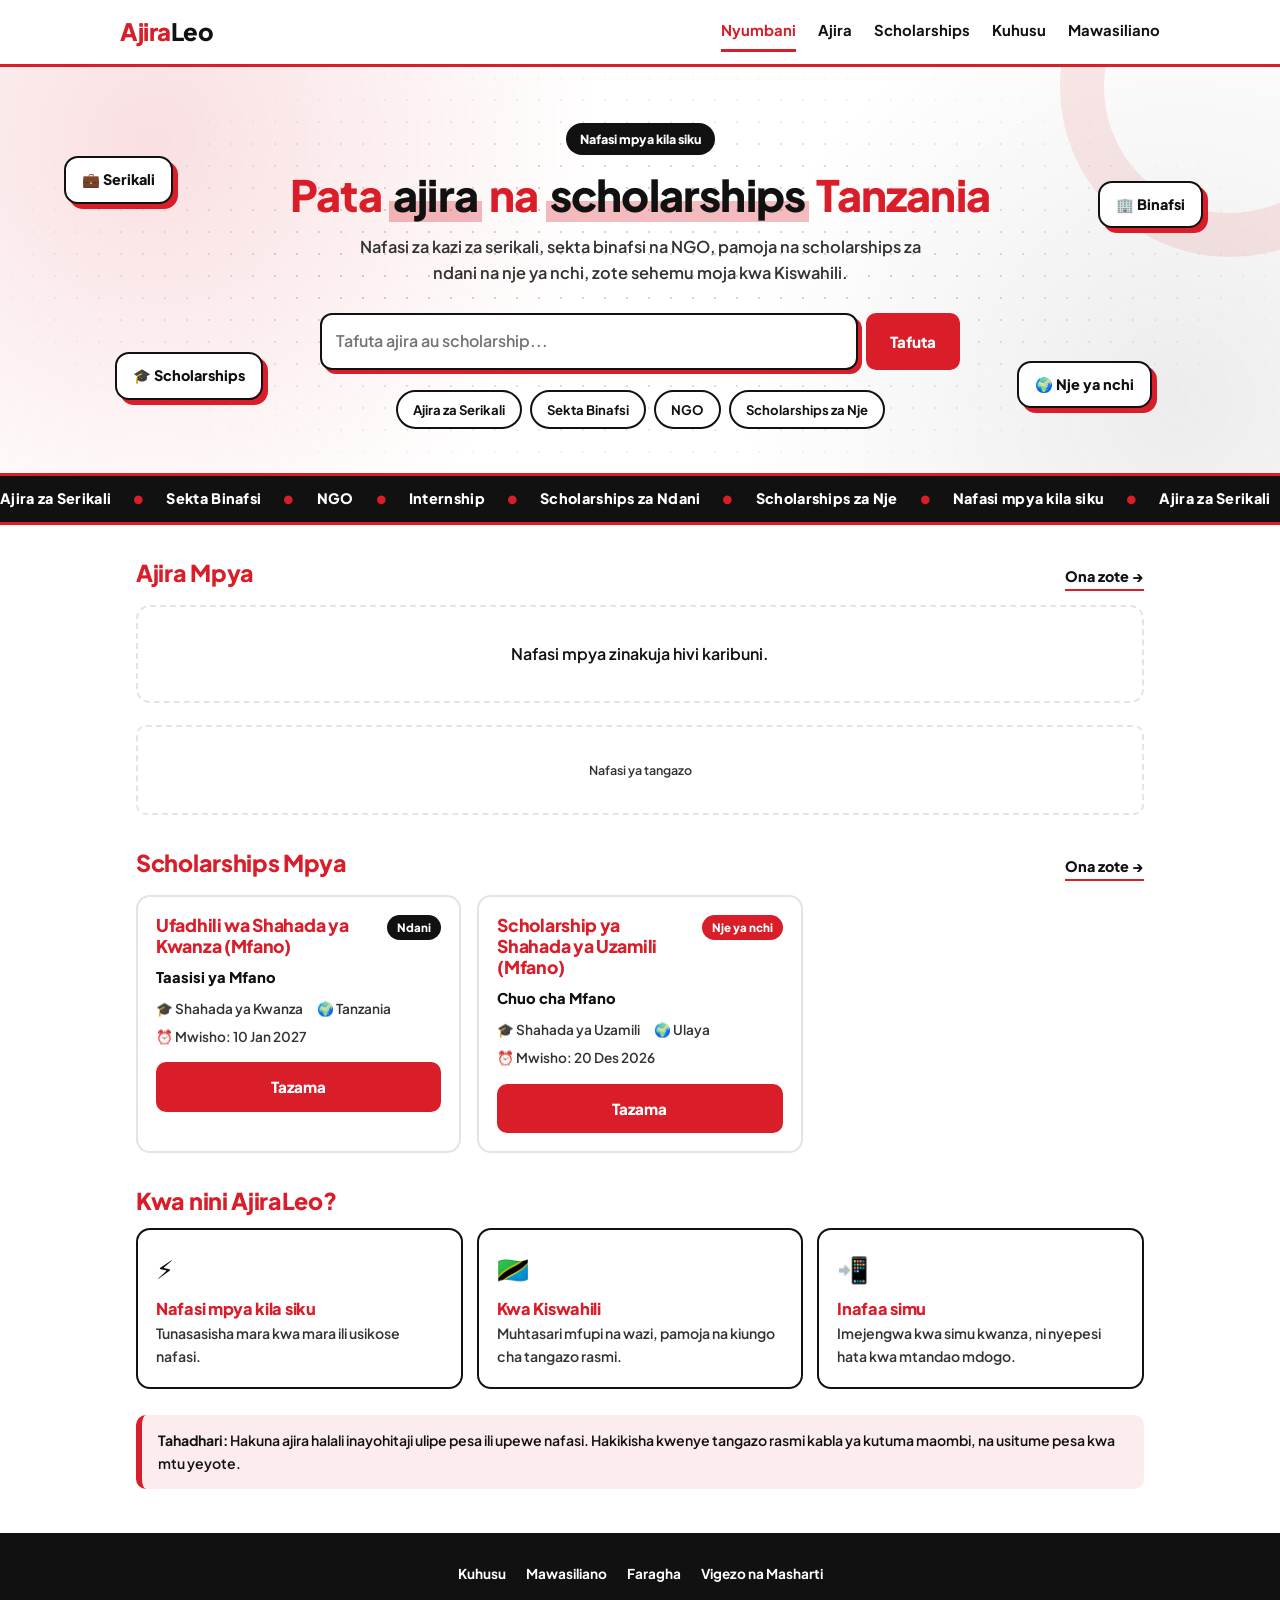
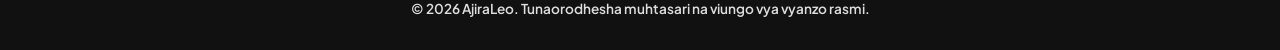
<file: index.html>
<!DOCTYPE html>
<html lang="sw">
<head>
  <meta charset="UTF-8">
  <meta name="viewport" content="width=device-width, initial-scale=1.0">
  <title>AjiraLeo | Ajira na Scholarships Tanzania</title>
  <meta name="description" content="Pata nafasi mpya za ajira na scholarships Tanzania kila siku. Ajira za serikali, sekta binafsi, NGO na scholarships za ndani na nje ya nchi.">
  <meta name="theme-color" content="#D91E2A">
  <link rel="icon" href="favicon.svg" type="image/svg+xml">
  <link rel="preconnect" href="https://fonts.googleapis.com">
  <link rel="preconnect" href="https://fonts.gstatic.com" crossorigin>
  <link href="https://fonts.googleapis.com/css2?family=Plus+Jakarta+Sans:wght@400;500;600;700;800&display=swap" rel="stylesheet">
  <link rel="stylesheet" href="css/style.css">
  <link rel="stylesheet" href="css/home.css">
  <link rel="stylesheet" href="css/hero.css">
  <link rel="stylesheet" href="css/responsive.css">
</head>
<body class="aj-has-bn">

  <!-- Header -->
  <header class="aj-header">
    <div class="aj-container aj-header-inner">
      <a class="aj-logo" href="index.html">Ajira<span>Leo</span></a>
      <button class="aj-menu-btn" type="button" aria-label="Fungua menyu" aria-expanded="false">☰</button>
      <nav class="aj-nav">
        <a href="index.html">Nyumbani</a>
        <a href="ajira.html">Ajira</a>
        <a href="scholarships.html">Scholarships</a>
        <a href="kuhusu.html">Kuhusu</a>
        <a href="mawasiliano.html">Mawasiliano</a>
      </nav>
    </div>
  </header>

  <!-- Hero -->
  <section class="aj-hero">
    <span class="aj-float aj-float-1">💼 Serikali</span>
    <span class="aj-float aj-float-2">🎓 Scholarships</span>
    <span class="aj-float aj-float-3">🏢 Binafsi</span>
    <span class="aj-float aj-float-4">🌍 Nje ya nchi</span>

    <div class="aj-container">
      <span class="aj-pill">Nafasi mpya kila siku</span>
      <h1>Pata <span>ajira</span> na <span>scholarships</span> Tanzania</h1>
      <p>Nafasi za kazi za serikali, sekta binafsi na NGO, pamoja na scholarships za ndani na nje ya nchi, zote sehemu moja kwa Kiswahili.</p>

      <form class="aj-search" action="ajira.html" method="get">
        <input class="aj-input" type="search" name="q" placeholder="Tafuta ajira au scholarship..." aria-label="Tafuta">
        <button class="aj-btn" type="submit">Tafuta</button>
      </form>

      <div class="aj-chips">
        <a class="aj-chip" href="ajira.html?aina=serikali">Ajira za Serikali</a>
        <a class="aj-chip" href="ajira.html?aina=binafsi">Sekta Binafsi</a>
        <a class="aj-chip" href="ajira.html?aina=ngo">NGO</a>
        <a class="aj-chip" href="scholarships.html?aina=nje">Scholarships za Nje</a>
      </div>
    </div>
  </section>

  <!-- Mstari unaotembea -->
  <div class="aj-marquee" aria-hidden="true">
    <div class="aj-marquee-track">
      <div class="aj-marquee-group">
        <span>Ajira za Serikali</span><span class="aj-dot">●</span>
        <span>Sekta Binafsi</span><span class="aj-dot">●</span>
        <span>NGO</span><span class="aj-dot">●</span>
        <span>Internship</span><span class="aj-dot">●</span>
        <span>Scholarships za Ndani</span><span class="aj-dot">●</span>
        <span>Scholarships za Nje</span><span class="aj-dot">●</span>
        <span>Nafasi mpya kila siku</span><span class="aj-dot">●</span>
      </div>
      <div class="aj-marquee-group">
        <span>Ajira za Serikali</span><span class="aj-dot">●</span>
        <span>Sekta Binafsi</span><span class="aj-dot">●</span>
        <span>NGO</span><span class="aj-dot">●</span>
        <span>Internship</span><span class="aj-dot">●</span>
        <span>Scholarships za Ndani</span><span class="aj-dot">●</span>
        <span>Scholarships za Nje</span><span class="aj-dot">●</span>
        <span>Nafasi mpya kila siku</span><span class="aj-dot">●</span>
      </div>
    </div>
  </div>

  <main class="aj-container">

    <!-- Ajira mpya (kadi za mfano, zitabadilishwa na data halisi hatua ya 3) -->
    <div class="aj-section-head">
      <h2>Ajira Mpya</h2>
      <a href="ajira.html">Ona zote →</a>
    </div>
    <div class="aj-grid" id="aj-latest-jobs">
      <article class="aj-job">
        <div class="aj-job-top">
          <h3>Afisa Mipango (Mfano)</h3>
          <span class="aj-badge aj-badge-red">Serikali</span>
        </div>
        <p class="aj-job-org">Wizara ya Mfano</p>
        <div class="aj-meta"><span>📍 Dodoma</span><span>⏰ Mwisho: 30 Okt 2026</span></div>
        <a class="aj-btn" href="nafasi.html?id=1">Tazama nafasi</a>
      </article>
      <article class="aj-job">
        <div class="aj-job-top">
          <h3>Mhasibu Msaidizi (Mfano)</h3>
          <span class="aj-badge">Binafsi</span>
        </div>
        <p class="aj-job-org">Kampuni ya Mfano Ltd</p>
        <div class="aj-meta"><span>📍 Dar es Salaam</span><span>⏰ Mwisho: 15 Nov 2026</span></div>
        <a class="aj-btn" href="nafasi.html?id=2">Tazama nafasi</a>
      </article>
      <article class="aj-job">
        <div class="aj-job-top">
          <h3>Afisa Miradi (Mfano)</h3>
          <span class="aj-badge">NGO</span>
        </div>
        <p class="aj-job-org">Shirika la Mfano</p>
        <div class="aj-meta"><span>📍 Arusha</span><span>⏰ Mwisho: 05 Nov 2026</span></div>
        <a class="aj-btn" href="nafasi.html?id=3">Tazama nafasi</a>
      </article>
    </div>

    <div class="aj-ad">Nafasi ya tangazo</div>

    <!-- Scholarships mpya (mfano) -->
    <div class="aj-section-head">
      <h2>Scholarships Mpya</h2>
      <a href="scholarships.html">Ona zote →</a>
    </div>
    <div class="aj-grid" id="aj-latest-scholarships">
      <article class="aj-job">
        <div class="aj-job-top">
          <h3>Scholarship ya Shahada ya Uzamili (Mfano)</h3>
          <span class="aj-badge aj-badge-red">Nje</span>
        </div>
        <p class="aj-job-org">Chuo cha Mfano</p>
        <div class="aj-meta"><span>🌍 Ulaya</span><span>⏰ Mwisho: 20 Des 2026</span></div>
        <a class="aj-btn" href="scholarships.html">Tazama</a>
      </article>
      <article class="aj-job">
        <div class="aj-job-top">
          <h3>Ufadhili wa Shahada ya Kwanza (Mfano)</h3>
          <span class="aj-badge">Ndani</span>
        </div>
        <p class="aj-job-org">Taasisi ya Mfano</p>
        <div class="aj-meta"><span>📍 Tanzania</span><span>⏰ Mwisho: 10 Jan 2027</span></div>
        <a class="aj-btn" href="scholarships.html">Tazama</a>
      </article>
    </div>

    <!-- Kwa nini AjiraLeo -->
    <div class="aj-section-head"><h2>Kwa nini AjiraLeo?</h2></div>
    <div class="aj-features">
      <div class="aj-feature">
        <div class="aj-feature-icon">⚡</div>
        <h3>Nafasi mpya kila siku</h3>
        <p>Tunasasisha mara kwa mara ili usikose nafasi.</p>
      </div>
      <div class="aj-feature">
        <div class="aj-feature-icon">🇹🇿</div>
        <h3>Kwa Kiswahili</h3>
        <p>Muhtasari mfupi na wazi, pamoja na kiungo cha tangazo rasmi.</p>
      </div>
      <div class="aj-feature">
        <div class="aj-feature-icon">📲</div>
        <h3>Inafaa simu</h3>
        <p>Imejengwa kwa simu kwanza, ni nyepesi hata kwa mtandao mdogo.</p>
      </div>
    </div>

    <div class="aj-notice">
      <strong>Tahadhari:</strong> Hakuna ajira halali inayohitaji ulipe pesa ili upewe nafasi. Hakikisha kwenye tangazo rasmi kabla ya kutuma maombi, na usitume pesa kwa mtu yeyote.
    </div>

  </main>

  <!-- Footer -->
  <footer class="aj-footer">
    <div class="aj-container">
      <div class="aj-footer-links">
        <a href="kuhusu.html">Kuhusu</a>
        <a href="mawasiliano.html">Mawasiliano</a>
        <a href="faragha.html">Faragha</a>
        <a href="vigezo.html">Vigezo na Masharti</a>
      </div>
      <p>© <span id="aj-year">2026</span> AjiraLeo. Tunaorodhesha muhtasari na viungo vya vyanzo rasmi.</p>
    </div>
  </footer>

  <!-- Bottom navigation (simu tu) -->
  <nav class="aj-bottom-nav" aria-label="Menyu ya chini">
    <a href="index.html" class="aj-bn-item">
      <svg viewBox="0 0 24 24" fill="none" stroke="currentColor" stroke-width="2" stroke-linecap="round" stroke-linejoin="round"><path d="M3 11l9-8 9 8"/><path d="M5 10v10h5v-6h4v6h5V10"/></svg>
      <span>Nyumbani</span>
    </a>
    <a href="ajira.html" class="aj-bn-item">
      <svg viewBox="0 0 24 24" fill="none" stroke="currentColor" stroke-width="2" stroke-linecap="round" stroke-linejoin="round"><rect x="3" y="7" width="18" height="13" rx="2"/><path d="M8 7V5a2 2 0 0 1 2-2h4a2 2 0 0 1 2 2v2"/><path d="M3 13h18"/></svg>
      <span>Ajira</span>
    </a>
    <a href="scholarships.html" class="aj-bn-item">
      <svg viewBox="0 0 24 24" fill="none" stroke="currentColor" stroke-width="2" stroke-linecap="round" stroke-linejoin="round"><path d="M2 9l10-5 10 5-10 5z"/><path d="M6 11v5c0 1.5 3 3 6 3s6-1.5 6-3v-5"/></svg>
      <span>Scholarships</span>
    </a>
    <a href="mawasiliano.html" class="aj-bn-item">
      <svg viewBox="0 0 24 24" fill="none" stroke="currentColor" stroke-width="2" stroke-linecap="round" stroke-linejoin="round"><rect x="3" y="5" width="18" height="14" rx="2"/><path d="M3 7l9 6 9-6"/></svg>
      <span>Mawasiliano</span>
    </a>
  </nav>

  <script src="js/main.js"></script>
  <script src="js/jobs.js"></script>
  <script src="js/scholarships.js"></script>
</body>
</html>
</file>
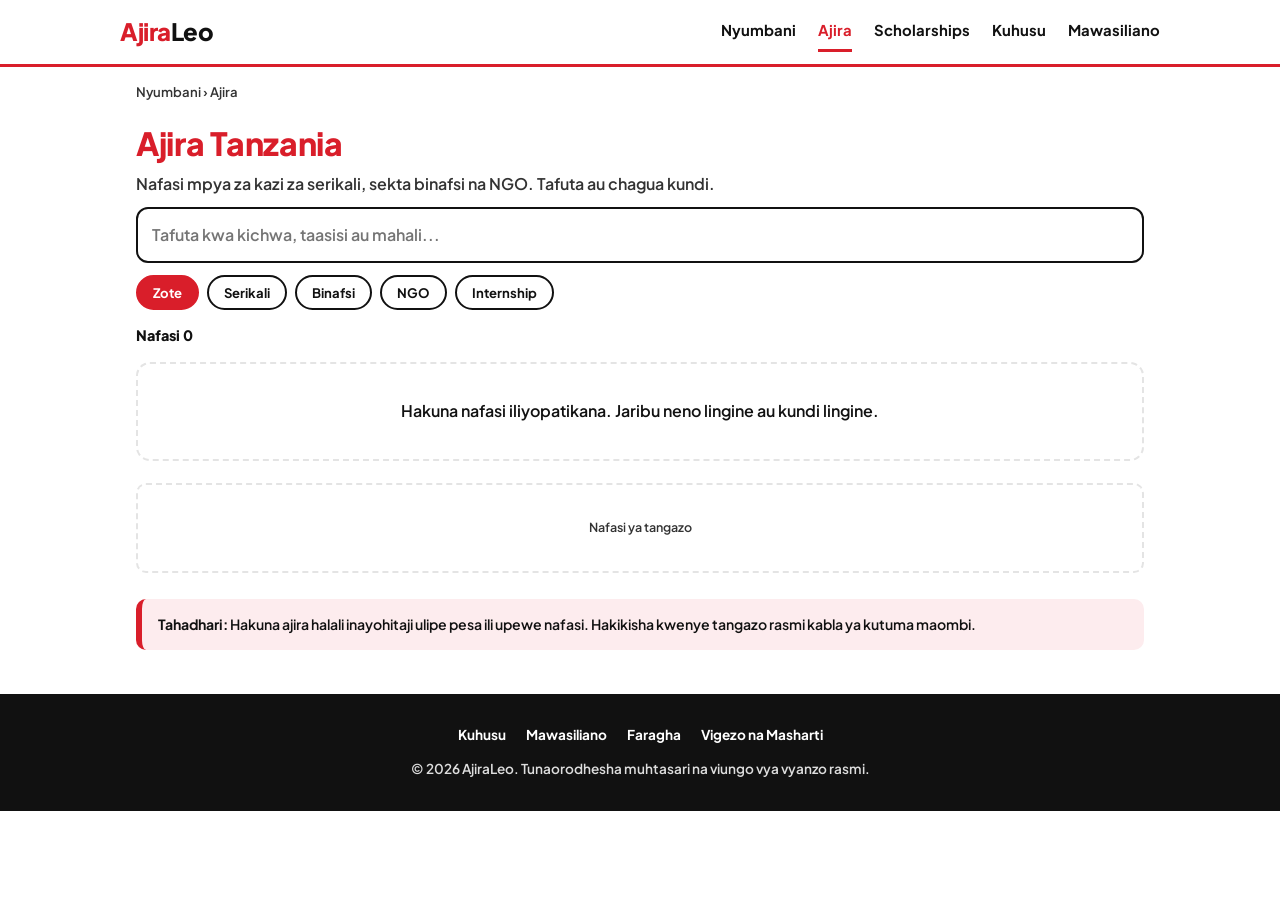
<file: ajira.html>
<!DOCTYPE html>
<html lang="sw">
<head>
  <meta charset="UTF-8">
  <meta name="viewport" content="width=device-width, initial-scale=1.0">
  <title>Ajira Tanzania | AjiraLeo</title>
  <meta name="description" content="Nafasi mpya za ajira Tanzania: ajira za serikali, sekta binafsi, NGO na internship. Tafuta na uchuje kwa urahisi.">
  <meta name="theme-color" content="#D91E2A">
  <link rel="icon" href="favicon.svg" type="image/svg+xml">
  <link rel="preconnect" href="https://fonts.googleapis.com">
  <link rel="preconnect" href="https://fonts.gstatic.com" crossorigin>
  <link href="https://fonts.googleapis.com/css2?family=Plus+Jakarta+Sans:wght@400;500;600;700;800&display=swap" rel="stylesheet">
  <link rel="stylesheet" href="css/style.css">
  <link rel="stylesheet" href="css/jobs.css">
  <link rel="stylesheet" href="css/responsive.css">
</head>
<body class="aj-has-bn">

  <!-- Header -->
  <header class="aj-header">
    <div class="aj-container aj-header-inner">
      <a class="aj-logo" href="index.html">Ajira<span>Leo</span></a>
      <button class="aj-menu-btn" type="button" aria-label="Fungua menyu" aria-expanded="false">☰</button>
      <nav class="aj-nav">
        <a href="index.html">Nyumbani</a>
        <a href="ajira.html">Ajira</a>
        <a href="scholarships.html">Scholarships</a>
        <a href="kuhusu.html">Kuhusu</a>
        <a href="mawasiliano.html">Mawasiliano</a>
      </nav>
    </div>
  </header>

  <main class="aj-container">

    <div class="aj-breadcrumb"><a href="index.html">Nyumbani</a> › Ajira</div>

    <section class="aj-page-head">
      <h1>Ajira Tanzania</h1>
      <p>Nafasi mpya za kazi za serikali, sekta binafsi na NGO. Tafuta au chagua kundi.</p>
    </section>

    <form class="aj-filters" id="aj-filter-form" novalidate>
      <input class="aj-input" type="search" id="aj-q" placeholder="Tafuta kwa kichwa, taasisi au mahali..." aria-label="Tafuta ajira">
      <div class="aj-chips">
        <button type="button" class="aj-chip" data-type="all">Zote</button>
        <button type="button" class="aj-chip" data-type="serikali">Serikali</button>
        <button type="button" class="aj-chip" data-type="binafsi">Binafsi</button>
        <button type="button" class="aj-chip" data-type="ngo">NGO</button>
        <button type="button" class="aj-chip" data-type="internship">Internship</button>
      </div>
    </form>

    <p class="aj-count" id="aj-count"></p>

    <div class="aj-grid" id="aj-jobs-list">
      <div class="aj-loading">Inapakia nafasi...</div>
    </div>
    <noscript><div class="aj-empty">Tafadhali washa JavaScript ili kuona nafasi.</div></noscript>

    <div class="aj-ad">Nafasi ya tangazo</div>

    <div class="aj-notice">
      <strong>Tahadhari:</strong> Hakuna ajira halali inayohitaji ulipe pesa ili upewe nafasi. Hakikisha kwenye tangazo rasmi kabla ya kutuma maombi.
    </div>

  </main>

  <!-- Footer -->
  <footer class="aj-footer">
    <div class="aj-container">
      <div class="aj-footer-links">
        <a href="kuhusu.html">Kuhusu</a>
        <a href="mawasiliano.html">Mawasiliano</a>
        <a href="faragha.html">Faragha</a>
        <a href="vigezo.html">Vigezo na Masharti</a>
      </div>
      <p>© <span id="aj-year">2026</span> AjiraLeo. Tunaorodhesha muhtasari na viungo vya vyanzo rasmi.</p>
    </div>
  </footer>

  <!-- Bottom navigation (simu tu) -->
  <nav class="aj-bottom-nav" aria-label="Menyu ya chini">
    <a href="index.html" class="aj-bn-item">
      <svg viewBox="0 0 24 24" fill="none" stroke="currentColor" stroke-width="2" stroke-linecap="round" stroke-linejoin="round"><path d="M3 11l9-8 9 8"/><path d="M5 10v10h5v-6h4v6h5V10"/></svg>
      <span>Nyumbani</span>
    </a>
    <a href="ajira.html" class="aj-bn-item">
      <svg viewBox="0 0 24 24" fill="none" stroke="currentColor" stroke-width="2" stroke-linecap="round" stroke-linejoin="round"><rect x="3" y="7" width="18" height="13" rx="2"/><path d="M8 7V5a2 2 0 0 1 2-2h4a2 2 0 0 1 2 2v2"/><path d="M3 13h18"/></svg>
      <span>Ajira</span>
    </a>
    <a href="scholarships.html" class="aj-bn-item">
      <svg viewBox="0 0 24 24" fill="none" stroke="currentColor" stroke-width="2" stroke-linecap="round" stroke-linejoin="round"><path d="M2 9l10-5 10 5-10 5z"/><path d="M6 11v5c0 1.5 3 3 6 3s6-1.5 6-3v-5"/></svg>
      <span>Scholarships</span>
    </a>
    <a href="mawasiliano.html" class="aj-bn-item">
      <svg viewBox="0 0 24 24" fill="none" stroke="currentColor" stroke-width="2" stroke-linecap="round" stroke-linejoin="round"><rect x="3" y="5" width="18" height="14" rx="2"/><path d="M3 7l9 6 9-6"/></svg>
      <span>Mawasiliano</span>
    </a>
  </nav>

  <script src="js/main.js"></script>
  <script src="js/jobs.js"></script>
</body>
</html>
</file>
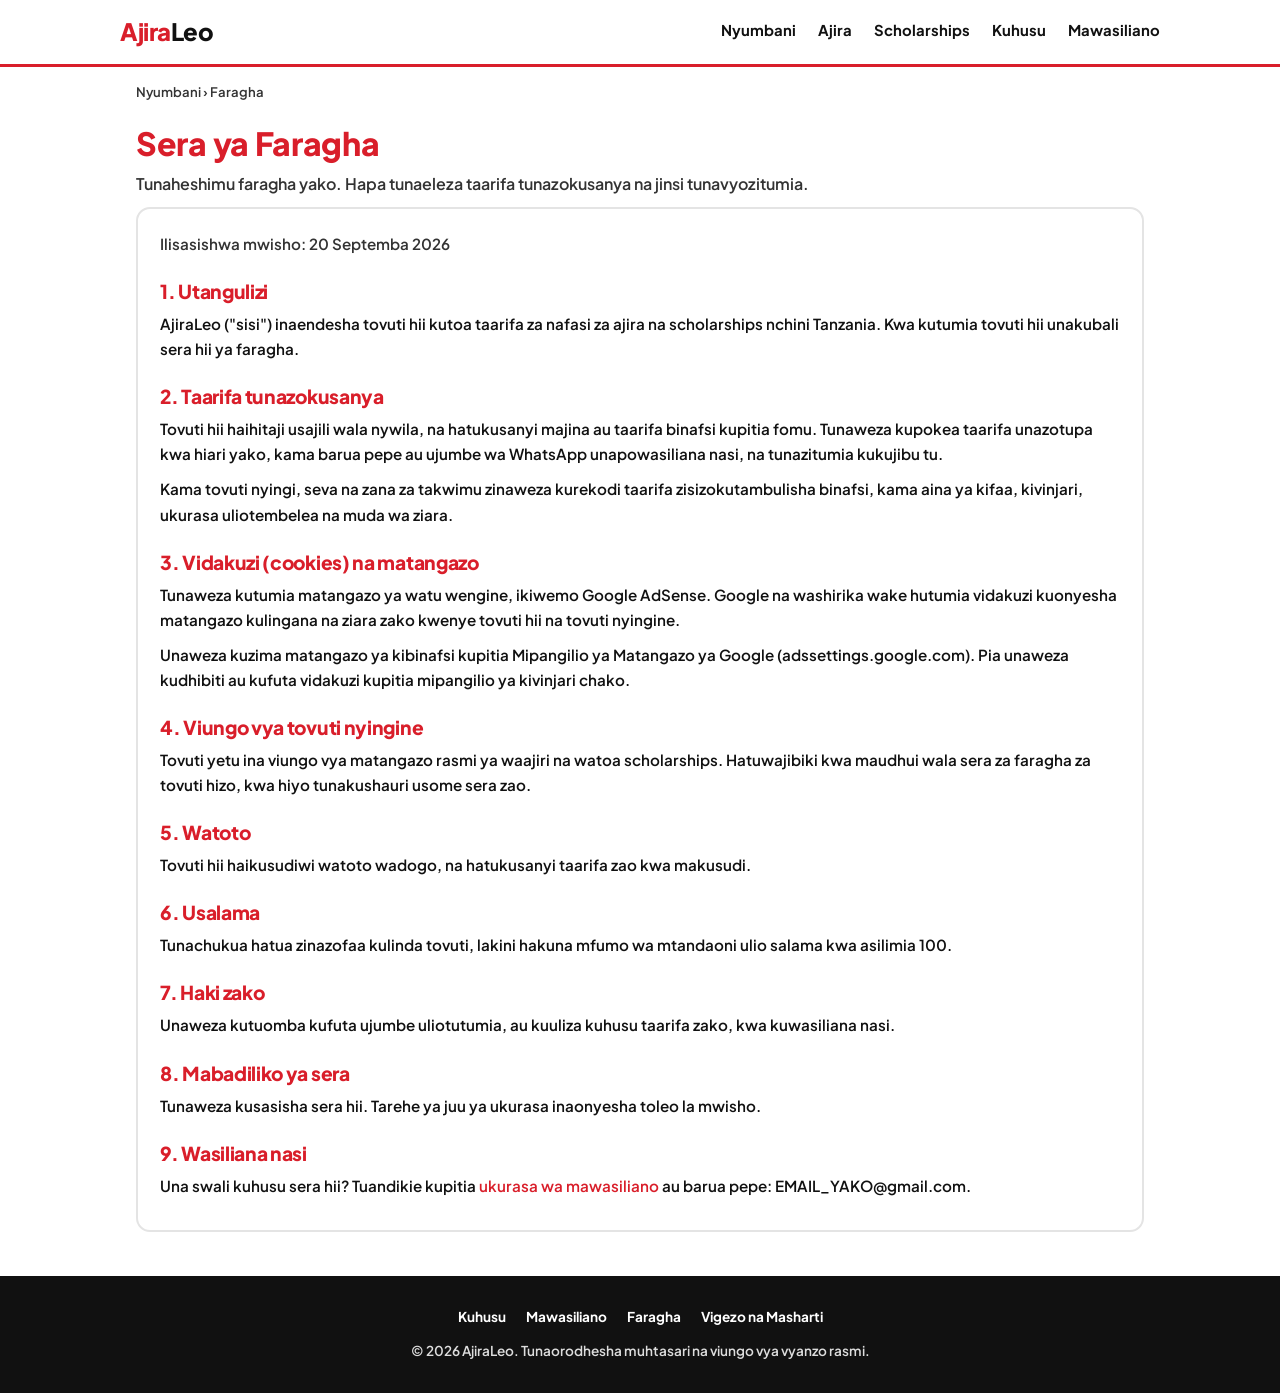
<file: faragha.html>
<!DOCTYPE html>
<html lang="sw">
<head>
  <meta charset="UTF-8">
  <meta name="viewport" content="width=device-width, initial-scale=1.0">
  <title>Sera ya Faragha | AjiraLeo</title>
  <meta name="description" content="Sera ya faragha ya AjiraLeo: taarifa tunazokusanya, matumizi ya vidakuzi na matangazo ya Google AdSense, na haki zako.">
  <meta name="theme-color" content="#D91E2A">
  <link rel="icon" href="favicon.svg" type="image/svg+xml">
  <link rel="preconnect" href="https://fonts.googleapis.com">
  <link rel="preconnect" href="https://fonts.gstatic.com" crossorigin>
  <link href="https://fonts.googleapis.com/css2?family=Plus+Jakarta+Sans:wght@400;500;600;700;800&display=swap" rel="stylesheet">
  <link rel="stylesheet" href="css/style.css">
  <link rel="stylesheet" href="css/pages.css">
  <link rel="stylesheet" href="css/responsive.css">
</head>
<body class="aj-has-bn">

  <!-- Header -->
  <header class="aj-header">
    <div class="aj-container aj-header-inner">
      <a class="aj-logo" href="index.html">Ajira<span>Leo</span></a>
      <button class="aj-menu-btn" type="button" aria-label="Fungua menyu" aria-expanded="false">☰</button>
      <nav class="aj-nav">
        <a href="index.html">Nyumbani</a>
        <a href="ajira.html">Ajira</a>
        <a href="scholarships.html">Scholarships</a>
        <a href="kuhusu.html">Kuhusu</a>
        <a href="mawasiliano.html">Mawasiliano</a>
      </nav>
    </div>
  </header>

  <main class="aj-container">

    <div class="aj-breadcrumb"><a href="index.html">Nyumbani</a> › Faragha</div>

    <section class="aj-page-head">
      <h1>Sera ya Faragha</h1>
      <p>Tunaheshimu faragha yako. Hapa tunaeleza taarifa tunazokusanya na jinsi tunavyozitumia.</p>
    </section>

    <section class="aj-card aj-prose">
      <p class="aj-updated">Ilisasishwa mwisho: 20 Septemba 2026</p>

      <h2>1. Utangulizi</h2>
      <p>AjiraLeo ("sisi") inaendesha tovuti hii kutoa taarifa za nafasi za ajira na scholarships nchini Tanzania. Kwa kutumia tovuti hii unakubali sera hii ya faragha.</p>

      <h2>2. Taarifa tunazokusanya</h2>
      <p>Tovuti hii haihitaji usajili wala nywila, na hatukusanyi majina au taarifa binafsi kupitia fomu. Tunaweza kupokea taarifa unazotupa kwa hiari yako, kama barua pepe au ujumbe wa WhatsApp unapowasiliana nasi, na tunazitumia kukujibu tu.</p>
      <p>Kama tovuti nyingi, seva na zana za takwimu zinaweza kurekodi taarifa zisizokutambulisha binafsi, kama aina ya kifaa, kivinjari, ukurasa uliotembelea na muda wa ziara.</p>

      <h2>3. Vidakuzi (cookies) na matangazo</h2>
      <p>Tunaweza kutumia matangazo ya watu wengine, ikiwemo Google AdSense. Google na washirika wake hutumia vidakuzi kuonyesha matangazo kulingana na ziara zako kwenye tovuti hii na tovuti nyingine.</p>
      <p>Unaweza kuzima matangazo ya kibinafsi kupitia Mipangilio ya Matangazo ya Google (adssettings.google.com). Pia unaweza kudhibiti au kufuta vidakuzi kupitia mipangilio ya kivinjari chako.</p>

      <h2>4. Viungo vya tovuti nyingine</h2>
      <p>Tovuti yetu ina viungo vya matangazo rasmi ya waajiri na watoa scholarships. Hatuwajibiki kwa maudhui wala sera za faragha za tovuti hizo, kwa hiyo tunakushauri usome sera zao.</p>

      <h2>5. Watoto</h2>
      <p>Tovuti hii haikusudiwi watoto wadogo, na hatukusanyi taarifa zao kwa makusudi.</p>

      <h2>6. Usalama</h2>
      <p>Tunachukua hatua zinazofaa kulinda tovuti, lakini hakuna mfumo wa mtandaoni ulio salama kwa asilimia 100.</p>

      <h2>7. Haki zako</h2>
      <p>Unaweza kutuomba kufuta ujumbe uliotutumia, au kuuliza kuhusu taarifa zako, kwa kuwasiliana nasi.</p>

      <h2>8. Mabadiliko ya sera</h2>
      <p>Tunaweza kusasisha sera hii. Tarehe ya juu ya ukurasa inaonyesha toleo la mwisho.</p>

      <h2>9. Wasiliana nasi</h2>
      <p>Una swali kuhusu sera hii? Tuandikie kupitia <a href="mawasiliano.html">ukurasa wa mawasiliano</a> au barua pepe: EMAIL_YAKO@gmail.com.</p>
    </section>

  </main>

  <!-- Footer -->
  <footer class="aj-footer">
    <div class="aj-container">
      <div class="aj-footer-links">
        <a href="kuhusu.html">Kuhusu</a>
        <a href="mawasiliano.html">Mawasiliano</a>
        <a href="faragha.html">Faragha</a>
        <a href="vigezo.html">Vigezo na Masharti</a>
      </div>
      <p>© <span id="aj-year">2026</span> AjiraLeo. Tunaorodhesha muhtasari na viungo vya vyanzo rasmi.</p>
    </div>
  </footer>

  <!-- Bottom navigation (simu tu) -->
  <nav class="aj-bottom-nav" aria-label="Menyu ya chini">
    <a href="index.html" class="aj-bn-item">
      <svg viewBox="0 0 24 24" fill="none" stroke="currentColor" stroke-width="2" stroke-linecap="round" stroke-linejoin="round"><path d="M3 11l9-8 9 8"/><path d="M5 10v10h5v-6h4v6h5V10"/></svg>
      <span>Nyumbani</span>
    </a>
    <a href="ajira.html" class="aj-bn-item">
      <svg viewBox="0 0 24 24" fill="none" stroke="currentColor" stroke-width="2" stroke-linecap="round" stroke-linejoin="round"><rect x="3" y="7" width="18" height="13" rx="2"/><path d="M8 7V5a2 2 0 0 1 2-2h4a2 2 0 0 1 2 2v2"/><path d="M3 13h18"/></svg>
      <span>Ajira</span>
    </a>
    <a href="scholarships.html" class="aj-bn-item">
      <svg viewBox="0 0 24 24" fill="none" stroke="currentColor" stroke-width="2" stroke-linecap="round" stroke-linejoin="round"><path d="M2 9l10-5 10 5-10 5z"/><path d="M6 11v5c0 1.5 3 3 6 3s6-1.5 6-3v-5"/></svg>
      <span>Scholarships</span>
    </a>
    <a href="mawasiliano.html" class="aj-bn-item">
      <svg viewBox="0 0 24 24" fill="none" stroke="currentColor" stroke-width="2" stroke-linecap="round" stroke-linejoin="round"><rect x="3" y="5" width="18" height="14" rx="2"/><path d="M3 7l9 6 9-6"/></svg>
      <span>Mawasiliano</span>
    </a>
  </nav>

  <script src="js/main.js"></script>
</body>
</html>
</file>
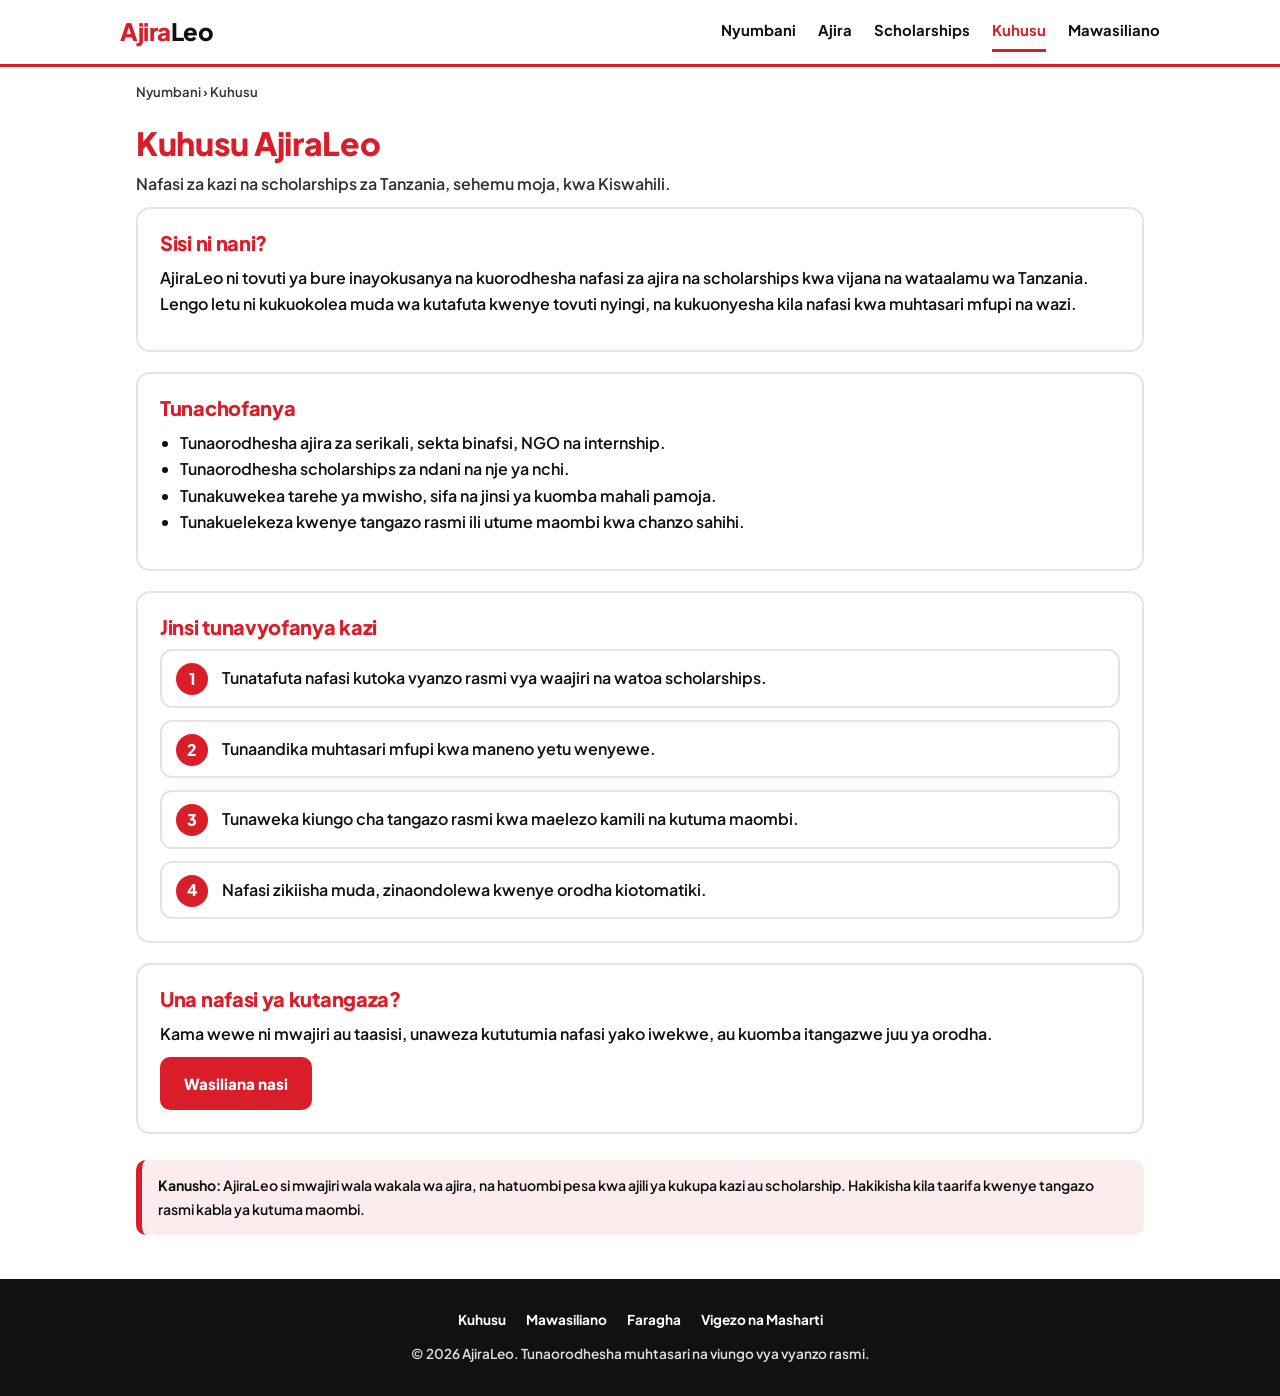
<file: kuhusu.html>
<!DOCTYPE html>
<html lang="sw">
<head>
  <meta charset="UTF-8">
  <meta name="viewport" content="width=device-width, initial-scale=1.0">
  <title>Kuhusu AjiraLeo | Ajira na Scholarships Tanzania</title>
  <meta name="description" content="Fahamu AjiraLeo: tovuti ya Kiswahili inayokusanya nafasi za ajira na scholarships Tanzania, na jinsi tunavyofanya kazi.">
  <meta name="theme-color" content="#D91E2A">
  <link rel="icon" href="favicon.svg" type="image/svg+xml">
  <link rel="preconnect" href="https://fonts.googleapis.com">
  <link rel="preconnect" href="https://fonts.gstatic.com" crossorigin>
  <link href="https://fonts.googleapis.com/css2?family=Plus+Jakarta+Sans:wght@400;500;600;700;800&display=swap" rel="stylesheet">
  <link rel="stylesheet" href="css/style.css">
  <link rel="stylesheet" href="css/pages.css">
  <link rel="stylesheet" href="css/responsive.css">
</head>
<body class="aj-has-bn">

  <!-- Header -->
  <header class="aj-header">
    <div class="aj-container aj-header-inner">
      <a class="aj-logo" href="index.html">Ajira<span>Leo</span></a>
      <button class="aj-menu-btn" type="button" aria-label="Fungua menyu" aria-expanded="false">☰</button>
      <nav class="aj-nav">
        <a href="index.html">Nyumbani</a>
        <a href="ajira.html">Ajira</a>
        <a href="scholarships.html">Scholarships</a>
        <a href="kuhusu.html">Kuhusu</a>
        <a href="mawasiliano.html">Mawasiliano</a>
      </nav>
    </div>
  </header>

  <main class="aj-container">

    <div class="aj-breadcrumb"><a href="index.html">Nyumbani</a> › Kuhusu</div>

    <section class="aj-page-head">
      <h1>Kuhusu AjiraLeo</h1>
      <p>Nafasi za kazi na scholarships za Tanzania, sehemu moja, kwa Kiswahili.</p>
    </section>

    <section class="aj-card">
      <h2>Sisi ni nani?</h2>
      <p>AjiraLeo ni tovuti ya bure inayokusanya na kuorodhesha nafasi za ajira na scholarships kwa vijana na wataalamu wa Tanzania. Lengo letu ni kukuokolea muda wa kutafuta kwenye tovuti nyingi, na kukuonyesha kila nafasi kwa muhtasari mfupi na wazi.</p>
    </section>

    <section class="aj-card">
      <h2>Tunachofanya</h2>
      <ul>
        <li>Tunaorodhesha ajira za serikali, sekta binafsi, NGO na internship.</li>
        <li>Tunaorodhesha scholarships za ndani na nje ya nchi.</li>
        <li>Tunakuwekea tarehe ya mwisho, sifa na jinsi ya kuomba mahali pamoja.</li>
        <li>Tunakuelekeza kwenye tangazo rasmi ili utume maombi kwa chanzo sahihi.</li>
      </ul>
    </section>

    <section class="aj-card">
      <h2>Jinsi tunavyofanya kazi</h2>
      <ol class="aj-steps">
        <li>Tunatafuta nafasi kutoka vyanzo rasmi vya waajiri na watoa scholarships.</li>
        <li>Tunaandika muhtasari mfupi kwa maneno yetu wenyewe.</li>
        <li>Tunaweka kiungo cha tangazo rasmi kwa maelezo kamili na kutuma maombi.</li>
        <li>Nafasi zikiisha muda, zinaondolewa kwenye orodha kiotomatiki.</li>
      </ol>
    </section>

    <section class="aj-card">
      <h2>Una nafasi ya kutangaza?</h2>
      <p>Kama wewe ni mwajiri au taasisi, unaweza kututumia nafasi yako iwekwe, au kuomba itangazwe juu ya orodha.</p>
      <a class="aj-btn" href="mawasiliano.html">Wasiliana nasi</a>
    </section>

    <div class="aj-notice">
      <strong>Kanusho:</strong> AjiraLeo si mwajiri wala wakala wa ajira, na hatuombi pesa kwa ajili ya kukupa kazi au scholarship. Hakikisha kila taarifa kwenye tangazo rasmi kabla ya kutuma maombi.
    </div>

  </main>

  <!-- Footer -->
  <footer class="aj-footer">
    <div class="aj-container">
      <div class="aj-footer-links">
        <a href="kuhusu.html">Kuhusu</a>
        <a href="mawasiliano.html">Mawasiliano</a>
        <a href="faragha.html">Faragha</a>
        <a href="vigezo.html">Vigezo na Masharti</a>
      </div>
      <p>© <span id="aj-year">2026</span> AjiraLeo. Tunaorodhesha muhtasari na viungo vya vyanzo rasmi.</p>
    </div>
  </footer>

  <!-- Bottom navigation (simu tu) -->
  <nav class="aj-bottom-nav" aria-label="Menyu ya chini">
    <a href="index.html" class="aj-bn-item">
      <svg viewBox="0 0 24 24" fill="none" stroke="currentColor" stroke-width="2" stroke-linecap="round" stroke-linejoin="round"><path d="M3 11l9-8 9 8"/><path d="M5 10v10h5v-6h4v6h5V10"/></svg>
      <span>Nyumbani</span>
    </a>
    <a href="ajira.html" class="aj-bn-item">
      <svg viewBox="0 0 24 24" fill="none" stroke="currentColor" stroke-width="2" stroke-linecap="round" stroke-linejoin="round"><rect x="3" y="7" width="18" height="13" rx="2"/><path d="M8 7V5a2 2 0 0 1 2-2h4a2 2 0 0 1 2 2v2"/><path d="M3 13h18"/></svg>
      <span>Ajira</span>
    </a>
    <a href="scholarships.html" class="aj-bn-item">
      <svg viewBox="0 0 24 24" fill="none" stroke="currentColor" stroke-width="2" stroke-linecap="round" stroke-linejoin="round"><path d="M2 9l10-5 10 5-10 5z"/><path d="M6 11v5c0 1.5 3 3 6 3s6-1.5 6-3v-5"/></svg>
      <span>Scholarships</span>
    </a>
    <a href="mawasiliano.html" class="aj-bn-item">
      <svg viewBox="0 0 24 24" fill="none" stroke="currentColor" stroke-width="2" stroke-linecap="round" stroke-linejoin="round"><rect x="3" y="5" width="18" height="14" rx="2"/><path d="M3 7l9 6 9-6"/></svg>
      <span>Mawasiliano</span>
    </a>
  </nav>

  <script src="js/main.js"></script>
</body>
</html>
</file>
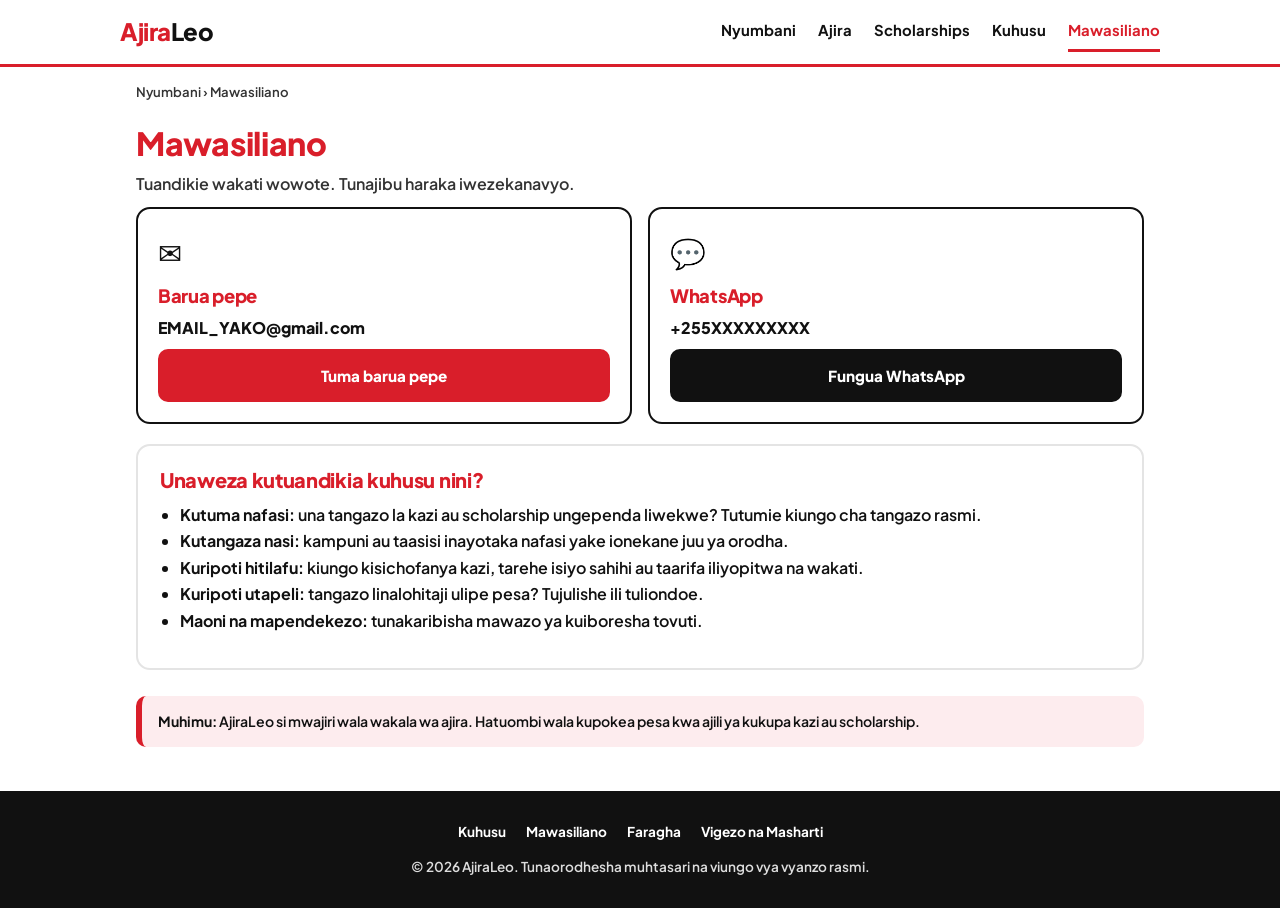
<file: mawasiliano.html>
<!DOCTYPE html>
<html lang="sw">
<head>
  <meta charset="UTF-8">
  <meta name="viewport" content="width=device-width, initial-scale=1.0">
  <title>Mawasiliano | AjiraLeo</title>
  <meta name="description" content="Wasiliana na AjiraLeo kwa barua pepe au WhatsApp: tuma nafasi ya kazi au scholarship, ripoti hitilafu au utapeli, au toa maoni.">
  <meta name="theme-color" content="#D91E2A">
  <link rel="icon" href="favicon.svg" type="image/svg+xml">
  <link rel="preconnect" href="https://fonts.googleapis.com">
  <link rel="preconnect" href="https://fonts.gstatic.com" crossorigin>
  <link href="https://fonts.googleapis.com/css2?family=Plus+Jakarta+Sans:wght@400;500;600;700;800&display=swap" rel="stylesheet">
  <link rel="stylesheet" href="css/style.css">
  <link rel="stylesheet" href="css/pages.css">
  <link rel="stylesheet" href="css/responsive.css">
</head>
<body class="aj-has-bn">

  <!-- Header -->
  <header class="aj-header">
    <div class="aj-container aj-header-inner">
      <a class="aj-logo" href="index.html">Ajira<span>Leo</span></a>
      <button class="aj-menu-btn" type="button" aria-label="Fungua menyu" aria-expanded="false">☰</button>
      <nav class="aj-nav">
        <a href="index.html">Nyumbani</a>
        <a href="ajira.html">Ajira</a>
        <a href="scholarships.html">Scholarships</a>
        <a href="kuhusu.html">Kuhusu</a>
        <a href="mawasiliano.html">Mawasiliano</a>
      </nav>
    </div>
  </header>

  <main class="aj-container">

    <div class="aj-breadcrumb"><a href="index.html">Nyumbani</a> › Mawasiliano</div>

    <section class="aj-page-head">
      <h1>Mawasiliano</h1>
      <p>Tuandikie wakati wowote. Tunajibu haraka iwezekanavyo.</p>
    </section>

    <div class="aj-contact-grid">
      <div class="aj-contact-card">
        <div class="aj-contact-icon">✉️</div>
        <h2>Barua pepe</h2>
        <p class="aj-contact-value">EMAIL_YAKO@gmail.com</p>
        <a class="aj-btn" href="mailto:EMAIL_YAKO@gmail.com?subject=Ujumbe%20kutoka%20AjiraLeo">Tuma barua pepe</a>
      </div>
      <div class="aj-contact-card">
        <div class="aj-contact-icon">💬</div>
        <h2>WhatsApp</h2>
        <p class="aj-contact-value">+255XXXXXXXXX</p>
        <a class="aj-btn aj-btn-dark" href="https://wa.me/255XXXXXXXXX?text=Habari%20AjiraLeo" target="_blank" rel="noopener noreferrer">Fungua WhatsApp</a>
      </div>
    </div>

    <section class="aj-card">
      <h2>Unaweza kutuandikia kuhusu nini?</h2>
      <ul>
        <li><strong>Kutuma nafasi:</strong> una tangazo la kazi au scholarship ungependa liwekwe? Tutumie kiungo cha tangazo rasmi.</li>
        <li><strong>Kutangaza nasi:</strong> kampuni au taasisi inayotaka nafasi yake ionekane juu ya orodha.</li>
        <li><strong>Kuripoti hitilafu:</strong> kiungo kisichofanya kazi, tarehe isiyo sahihi au taarifa iliyopitwa na wakati.</li>
        <li><strong>Kuripoti utapeli:</strong> tangazo linalohitaji ulipe pesa? Tujulishe ili tuliondoe.</li>
        <li><strong>Maoni na mapendekezo:</strong> tunakaribisha mawazo ya kuiboresha tovuti.</li>
      </ul>
    </section>

    <div class="aj-notice">
      <strong>Muhimu:</strong> AjiraLeo si mwajiri wala wakala wa ajira. Hatuombi wala kupokea pesa kwa ajili ya kukupa kazi au scholarship.
    </div>

  </main>

  <!-- Footer -->
  <footer class="aj-footer">
    <div class="aj-container">
      <div class="aj-footer-links">
        <a href="kuhusu.html">Kuhusu</a>
        <a href="mawasiliano.html">Mawasiliano</a>
        <a href="faragha.html">Faragha</a>
        <a href="vigezo.html">Vigezo na Masharti</a>
      </div>
      <p>© <span id="aj-year">2026</span> AjiraLeo. Tunaorodhesha muhtasari na viungo vya vyanzo rasmi.</p>
    </div>
  </footer>

  <!-- Bottom navigation (simu tu) -->
  <nav class="aj-bottom-nav" aria-label="Menyu ya chini">
    <a href="index.html" class="aj-bn-item">
      <svg viewBox="0 0 24 24" fill="none" stroke="currentColor" stroke-width="2" stroke-linecap="round" stroke-linejoin="round"><path d="M3 11l9-8 9 8"/><path d="M5 10v10h5v-6h4v6h5V10"/></svg>
      <span>Nyumbani</span>
    </a>
    <a href="ajira.html" class="aj-bn-item">
      <svg viewBox="0 0 24 24" fill="none" stroke="currentColor" stroke-width="2" stroke-linecap="round" stroke-linejoin="round"><rect x="3" y="7" width="18" height="13" rx="2"/><path d="M8 7V5a2 2 0 0 1 2-2h4a2 2 0 0 1 2 2v2"/><path d="M3 13h18"/></svg>
      <span>Ajira</span>
    </a>
    <a href="scholarships.html" class="aj-bn-item">
      <svg viewBox="0 0 24 24" fill="none" stroke="currentColor" stroke-width="2" stroke-linecap="round" stroke-linejoin="round"><path d="M2 9l10-5 10 5-10 5z"/><path d="M6 11v5c0 1.5 3 3 6 3s6-1.5 6-3v-5"/></svg>
      <span>Scholarships</span>
    </a>
    <a href="mawasiliano.html" class="aj-bn-item">
      <svg viewBox="0 0 24 24" fill="none" stroke="currentColor" stroke-width="2" stroke-linecap="round" stroke-linejoin="round"><rect x="3" y="5" width="18" height="14" rx="2"/><path d="M3 7l9 6 9-6"/></svg>
      <span>Mawasiliano</span>
    </a>
  </nav>

  <script src="js/main.js"></script>
</body>
</html>
</file>
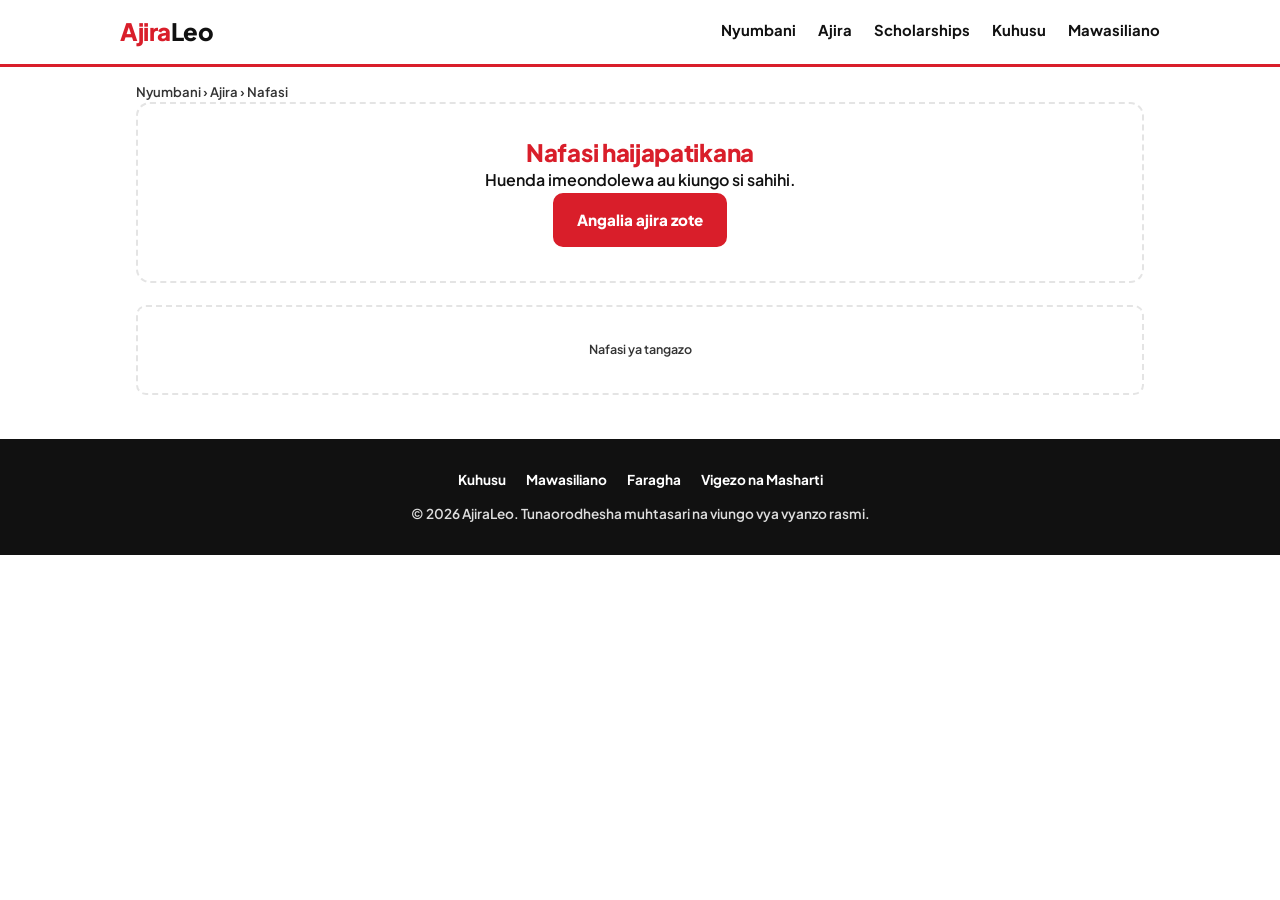
<file: nafasi.html>
<!DOCTYPE html>
<html lang="sw">
<head>
  <meta charset="UTF-8">
  <meta name="viewport" content="width=device-width, initial-scale=1.0">
  <title>Nafasi ya Kazi | AjiraLeo</title>
  <meta name="description" content="Maelezo ya nafasi ya kazi Tanzania: sifa zinazohitajika na jinsi ya kuomba.">
  <meta name="theme-color" content="#D91E2A">
  <link rel="icon" href="favicon.svg" type="image/svg+xml">
  <link rel="preconnect" href="https://fonts.googleapis.com">
  <link rel="preconnect" href="https://fonts.gstatic.com" crossorigin>
  <link href="https://fonts.googleapis.com/css2?family=Plus+Jakarta+Sans:wght@400;500;600;700;800&display=swap" rel="stylesheet">
  <link rel="stylesheet" href="css/style.css">
  <link rel="stylesheet" href="css/jobs.css">
  <link rel="stylesheet" href="css/responsive.css">
</head>
<body class="aj-has-bn">

  <!-- Header -->
  <header class="aj-header">
    <div class="aj-container aj-header-inner">
      <a class="aj-logo" href="index.html">Ajira<span>Leo</span></a>
      <button class="aj-menu-btn" type="button" aria-label="Fungua menyu" aria-expanded="false">☰</button>
      <nav class="aj-nav">
        <a href="index.html">Nyumbani</a>
        <a href="ajira.html">Ajira</a>
        <a href="scholarships.html">Scholarships</a>
        <a href="kuhusu.html">Kuhusu</a>
        <a href="mawasiliano.html">Mawasiliano</a>
      </nav>
    </div>
  </header>

  <main class="aj-container">

    <div class="aj-breadcrumb"><a href="index.html">Nyumbani</a> › <a href="ajira.html">Ajira</a> › Nafasi</div>

    <div class="aj-detail" id="aj-job-detail">
      <div class="aj-loading">Inapakia nafasi...</div>
    </div>
    <noscript><div class="aj-empty">Tafadhali washa JavaScript ili kuona nafasi.</div></noscript>

    <div class="aj-ad">Nafasi ya tangazo</div>

  </main>

  <!-- Footer -->
  <footer class="aj-footer">
    <div class="aj-container">
      <div class="aj-footer-links">
        <a href="kuhusu.html">Kuhusu</a>
        <a href="mawasiliano.html">Mawasiliano</a>
        <a href="faragha.html">Faragha</a>
        <a href="vigezo.html">Vigezo na Masharti</a>
      </div>
      <p>© <span id="aj-year">2026</span> AjiraLeo. Tunaorodhesha muhtasari na viungo vya vyanzo rasmi.</p>
    </div>
  </footer>

  <!-- Bottom navigation (simu tu) -->
  <nav class="aj-bottom-nav" aria-label="Menyu ya chini">
    <a href="index.html" class="aj-bn-item">
      <svg viewBox="0 0 24 24" fill="none" stroke="currentColor" stroke-width="2" stroke-linecap="round" stroke-linejoin="round"><path d="M3 11l9-8 9 8"/><path d="M5 10v10h5v-6h4v6h5V10"/></svg>
      <span>Nyumbani</span>
    </a>
    <a href="ajira.html" class="aj-bn-item">
      <svg viewBox="0 0 24 24" fill="none" stroke="currentColor" stroke-width="2" stroke-linecap="round" stroke-linejoin="round"><rect x="3" y="7" width="18" height="13" rx="2"/><path d="M8 7V5a2 2 0 0 1 2-2h4a2 2 0 0 1 2 2v2"/><path d="M3 13h18"/></svg>
      <span>Ajira</span>
    </a>
    <a href="scholarships.html" class="aj-bn-item">
      <svg viewBox="0 0 24 24" fill="none" stroke="currentColor" stroke-width="2" stroke-linecap="round" stroke-linejoin="round"><path d="M2 9l10-5 10 5-10 5z"/><path d="M6 11v5c0 1.5 3 3 6 3s6-1.5 6-3v-5"/></svg>
      <span>Scholarships</span>
    </a>
    <a href="mawasiliano.html" class="aj-bn-item">
      <svg viewBox="0 0 24 24" fill="none" stroke="currentColor" stroke-width="2" stroke-linecap="round" stroke-linejoin="round"><rect x="3" y="5" width="18" height="14" rx="2"/><path d="M3 7l9 6 9-6"/></svg>
      <span>Mawasiliano</span>
    </a>
  </nav>

  <script src="js/main.js"></script>
  <script src="js/jobs.js"></script>
</body>
</html>
</file>
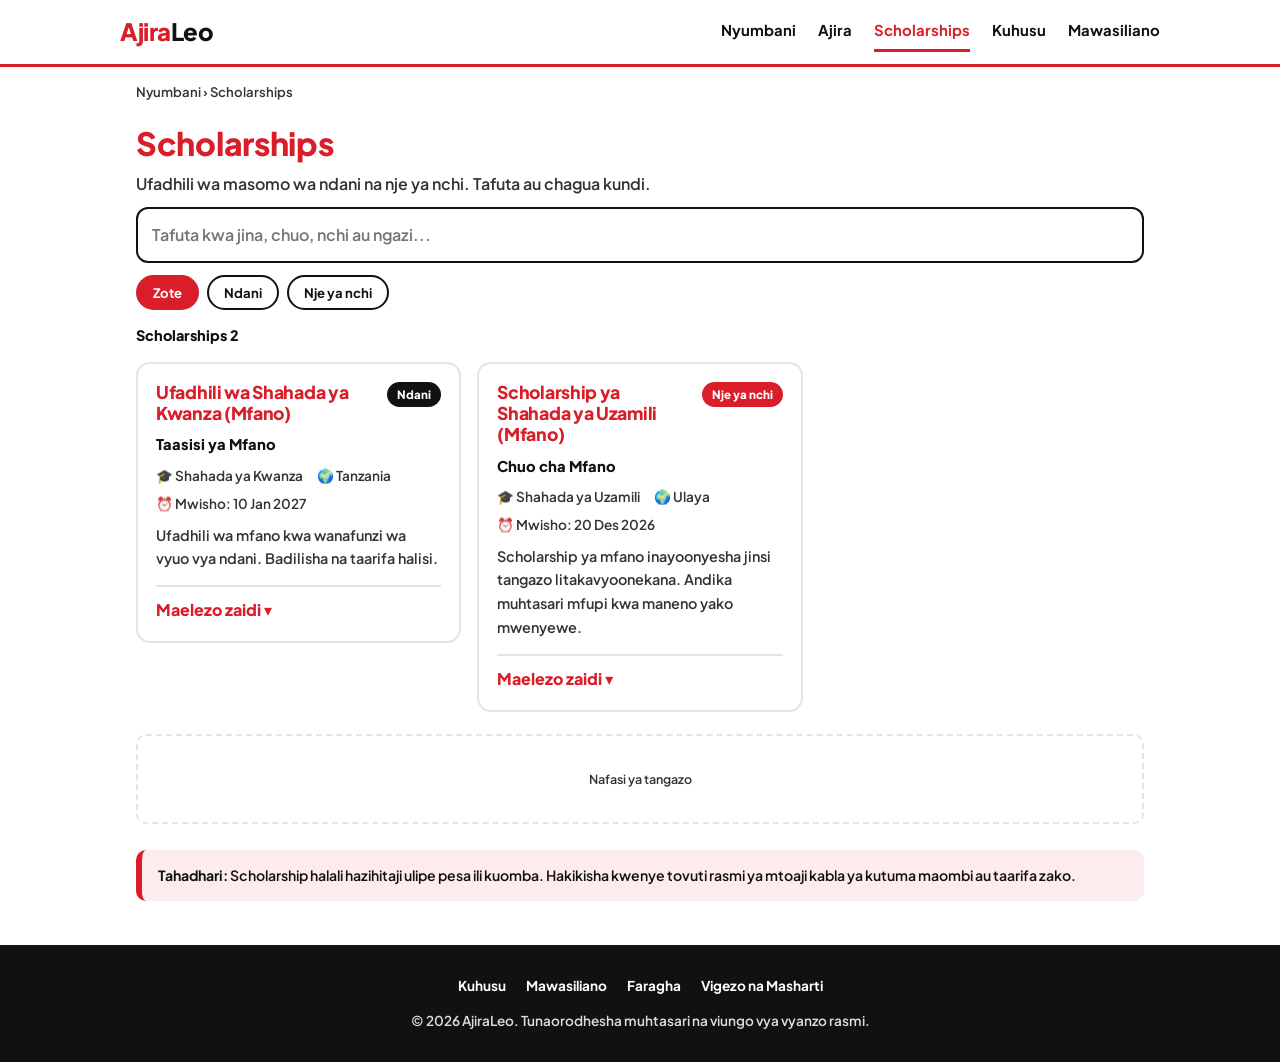
<file: scholarships.html>
<!DOCTYPE html>
<html lang="sw">
<head>
  <meta charset="UTF-8">
  <meta name="viewport" content="width=device-width, initial-scale=1.0">
  <title>Scholarships Tanzania | AjiraLeo</title>
  <meta name="description" content="Scholarships na ufadhili wa masomo kwa Watanzania: shahada ya kwanza, uzamili na PhD, za ndani na nje ya nchi. Tafuta na uchuje kwa urahisi.">
  <meta name="theme-color" content="#D91E2A">
  <link rel="icon" href="favicon.svg" type="image/svg+xml">
  <link rel="preconnect" href="https://fonts.googleapis.com">
  <link rel="preconnect" href="https://fonts.gstatic.com" crossorigin>
  <link href="https://fonts.googleapis.com/css2?family=Plus+Jakarta+Sans:wght@400;500;600;700;800&display=swap" rel="stylesheet">
  <link rel="stylesheet" href="css/style.css">
  <link rel="stylesheet" href="css/jobs.css">
  <link rel="stylesheet" href="css/scholarships.css">
  <link rel="stylesheet" href="css/responsive.css">
</head>
<body class="aj-has-bn">

  <!-- Header -->
  <header class="aj-header">
    <div class="aj-container aj-header-inner">
      <a class="aj-logo" href="index.html">Ajira<span>Leo</span></a>
      <button class="aj-menu-btn" type="button" aria-label="Fungua menyu" aria-expanded="false">☰</button>
      <nav class="aj-nav">
        <a href="index.html">Nyumbani</a>
        <a href="ajira.html">Ajira</a>
        <a href="scholarships.html">Scholarships</a>
        <a href="kuhusu.html">Kuhusu</a>
        <a href="mawasiliano.html">Mawasiliano</a>
      </nav>
    </div>
  </header>

  <main class="aj-container">

    <div class="aj-breadcrumb"><a href="index.html">Nyumbani</a> › Scholarships</div>

    <section class="aj-page-head">
      <h1>Scholarships</h1>
      <p>Ufadhili wa masomo wa ndani na nje ya nchi. Tafuta au chagua kundi.</p>
    </section>

    <form class="aj-filters" id="aj-filter-form" novalidate>
      <input class="aj-input" type="search" id="aj-q" placeholder="Tafuta kwa jina, chuo, nchi au ngazi..." aria-label="Tafuta scholarships">
      <div class="aj-chips">
        <button type="button" class="aj-chip" data-type="all">Zote</button>
        <button type="button" class="aj-chip" data-type="ndani">Ndani</button>
        <button type="button" class="aj-chip" data-type="nje">Nje ya nchi</button>
      </div>
    </form>

    <p class="aj-count" id="aj-count"></p>

    <div class="aj-grid aj-grid-top" id="aj-sch-list">
      <div class="aj-loading">Inapakia scholarships...</div>
    </div>
    <noscript><div class="aj-empty">Tafadhali washa JavaScript ili kuona scholarships.</div></noscript>

    <div class="aj-ad">Nafasi ya tangazo</div>

    <div class="aj-notice">
      <strong>Tahadhari:</strong> Scholarship halali hazihitaji ulipe pesa ili kuomba. Hakikisha kwenye tovuti rasmi ya mtoaji kabla ya kutuma maombi au taarifa zako.
    </div>

  </main>

  <!-- Footer -->
  <footer class="aj-footer">
    <div class="aj-container">
      <div class="aj-footer-links">
        <a href="kuhusu.html">Kuhusu</a>
        <a href="mawasiliano.html">Mawasiliano</a>
        <a href="faragha.html">Faragha</a>
        <a href="vigezo.html">Vigezo na Masharti</a>
      </div>
      <p>© <span id="aj-year">2026</span> AjiraLeo. Tunaorodhesha muhtasari na viungo vya vyanzo rasmi.</p>
    </div>
  </footer>

  <!-- Bottom navigation (simu tu) -->
  <nav class="aj-bottom-nav" aria-label="Menyu ya chini">
    <a href="index.html" class="aj-bn-item">
      <svg viewBox="0 0 24 24" fill="none" stroke="currentColor" stroke-width="2" stroke-linecap="round" stroke-linejoin="round"><path d="M3 11l9-8 9 8"/><path d="M5 10v10h5v-6h4v6h5V10"/></svg>
      <span>Nyumbani</span>
    </a>
    <a href="ajira.html" class="aj-bn-item">
      <svg viewBox="0 0 24 24" fill="none" stroke="currentColor" stroke-width="2" stroke-linecap="round" stroke-linejoin="round"><rect x="3" y="7" width="18" height="13" rx="2"/><path d="M8 7V5a2 2 0 0 1 2-2h4a2 2 0 0 1 2 2v2"/><path d="M3 13h18"/></svg>
      <span>Ajira</span>
    </a>
    <a href="scholarships.html" class="aj-bn-item">
      <svg viewBox="0 0 24 24" fill="none" stroke="currentColor" stroke-width="2" stroke-linecap="round" stroke-linejoin="round"><path d="M2 9l10-5 10 5-10 5z"/><path d="M6 11v5c0 1.5 3 3 6 3s6-1.5 6-3v-5"/></svg>
      <span>Scholarships</span>
    </a>
    <a href="mawasiliano.html" class="aj-bn-item">
      <svg viewBox="0 0 24 24" fill="none" stroke="currentColor" stroke-width="2" stroke-linecap="round" stroke-linejoin="round"><rect x="3" y="5" width="18" height="14" rx="2"/><path d="M3 7l9 6 9-6"/></svg>
      <span>Mawasiliano</span>
    </a>
  </nav>

  <script src="js/main.js"></script>
  <script src="js/scholarships.js"></script>
</body>
</html>
</file>
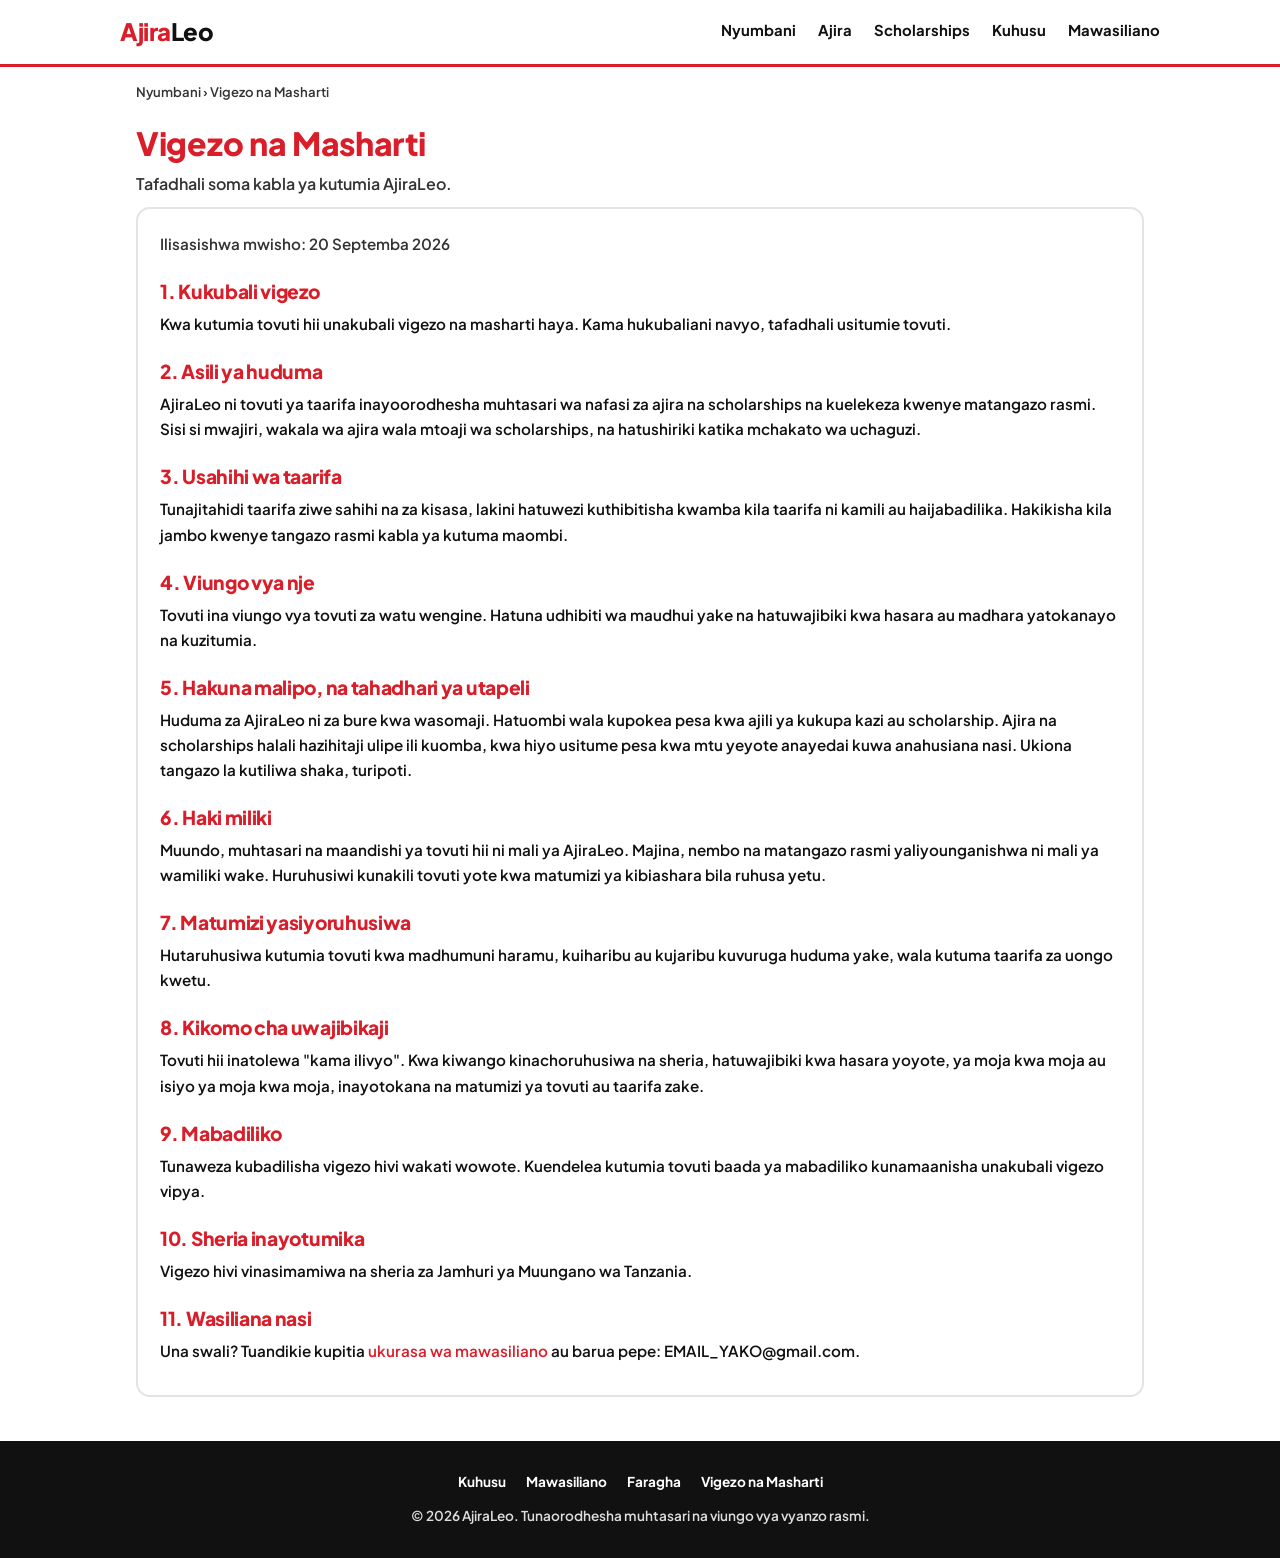
<file: vigezo.html>
<!DOCTYPE html>
<html lang="sw">
<head>
  <meta charset="UTF-8">
  <meta name="viewport" content="width=device-width, initial-scale=1.0">
  <title>Vigezo na Masharti | AjiraLeo</title>
  <meta name="description" content="Vigezo na masharti ya kutumia AjiraLeo: asili ya huduma, usahihi wa taarifa, viungo vya nje na kikomo cha uwajibikaji.">
  <meta name="theme-color" content="#D91E2A">
  <link rel="icon" href="favicon.svg" type="image/svg+xml">
  <link rel="preconnect" href="https://fonts.googleapis.com">
  <link rel="preconnect" href="https://fonts.gstatic.com" crossorigin>
  <link href="https://fonts.googleapis.com/css2?family=Plus+Jakarta+Sans:wght@400;500;600;700;800&display=swap" rel="stylesheet">
  <link rel="stylesheet" href="css/style.css">
  <link rel="stylesheet" href="css/pages.css">
  <link rel="stylesheet" href="css/responsive.css">
</head>
<body class="aj-has-bn">

  <!-- Header -->
  <header class="aj-header">
    <div class="aj-container aj-header-inner">
      <a class="aj-logo" href="index.html">Ajira<span>Leo</span></a>
      <button class="aj-menu-btn" type="button" aria-label="Fungua menyu" aria-expanded="false">☰</button>
      <nav class="aj-nav">
        <a href="index.html">Nyumbani</a>
        <a href="ajira.html">Ajira</a>
        <a href="scholarships.html">Scholarships</a>
        <a href="kuhusu.html">Kuhusu</a>
        <a href="mawasiliano.html">Mawasiliano</a>
      </nav>
    </div>
  </header>

  <main class="aj-container">

    <div class="aj-breadcrumb"><a href="index.html">Nyumbani</a> › Vigezo na Masharti</div>

    <section class="aj-page-head">
      <h1>Vigezo na Masharti</h1>
      <p>Tafadhali soma kabla ya kutumia AjiraLeo.</p>
    </section>

    <section class="aj-card aj-prose">
      <p class="aj-updated">Ilisasishwa mwisho: 20 Septemba 2026</p>

      <h2>1. Kukubali vigezo</h2>
      <p>Kwa kutumia tovuti hii unakubali vigezo na masharti haya. Kama hukubaliani navyo, tafadhali usitumie tovuti.</p>

      <h2>2. Asili ya huduma</h2>
      <p>AjiraLeo ni tovuti ya taarifa inayoorodhesha muhtasari wa nafasi za ajira na scholarships na kuelekeza kwenye matangazo rasmi. Sisi si mwajiri, wakala wa ajira wala mtoaji wa scholarships, na hatushiriki katika mchakato wa uchaguzi.</p>

      <h2>3. Usahihi wa taarifa</h2>
      <p>Tunajitahidi taarifa ziwe sahihi na za kisasa, lakini hatuwezi kuthibitisha kwamba kila taarifa ni kamili au haijabadilika. Hakikisha kila jambo kwenye tangazo rasmi kabla ya kutuma maombi.</p>

      <h2>4. Viungo vya nje</h2>
      <p>Tovuti ina viungo vya tovuti za watu wengine. Hatuna udhibiti wa maudhui yake na hatuwajibiki kwa hasara au madhara yatokanayo na kuzitumia.</p>

      <h2>5. Hakuna malipo, na tahadhari ya utapeli</h2>
      <p>Huduma za AjiraLeo ni za bure kwa wasomaji. Hatuombi wala kupokea pesa kwa ajili ya kukupa kazi au scholarship. Ajira na scholarships halali hazihitaji ulipe ili kuomba, kwa hiyo usitume pesa kwa mtu yeyote anayedai kuwa anahusiana nasi. Ukiona tangazo la kutiliwa shaka, turipoti.</p>

      <h2>6. Haki miliki</h2>
      <p>Muundo, muhtasari na maandishi ya tovuti hii ni mali ya AjiraLeo. Majina, nembo na matangazo rasmi yaliyounganishwa ni mali ya wamiliki wake. Huruhusiwi kunakili tovuti yote kwa matumizi ya kibiashara bila ruhusa yetu.</p>

      <h2>7. Matumizi yasiyoruhusiwa</h2>
      <p>Hutaruhusiwa kutumia tovuti kwa madhumuni haramu, kuiharibu au kujaribu kuvuruga huduma yake, wala kutuma taarifa za uongo kwetu.</p>

      <h2>8. Kikomo cha uwajibikaji</h2>
      <p>Tovuti hii inatolewa "kama ilivyo". Kwa kiwango kinachoruhusiwa na sheria, hatuwajibiki kwa hasara yoyote, ya moja kwa moja au isiyo ya moja kwa moja, inayotokana na matumizi ya tovuti au taarifa zake.</p>

      <h2>9. Mabadiliko</h2>
      <p>Tunaweza kubadilisha vigezo hivi wakati wowote. Kuendelea kutumia tovuti baada ya mabadiliko kunamaanisha unakubali vigezo vipya.</p>

      <h2>10. Sheria inayotumika</h2>
      <p>Vigezo hivi vinasimamiwa na sheria za Jamhuri ya Muungano wa Tanzania.</p>

      <h2>11. Wasiliana nasi</h2>
      <p>Una swali? Tuandikie kupitia <a href="mawasiliano.html">ukurasa wa mawasiliano</a> au barua pepe: EMAIL_YAKO@gmail.com.</p>
    </section>

  </main>

  <!-- Footer -->
  <footer class="aj-footer">
    <div class="aj-container">
      <div class="aj-footer-links">
        <a href="kuhusu.html">Kuhusu</a>
        <a href="mawasiliano.html">Mawasiliano</a>
        <a href="faragha.html">Faragha</a>
        <a href="vigezo.html">Vigezo na Masharti</a>
      </div>
      <p>© <span id="aj-year">2026</span> AjiraLeo. Tunaorodhesha muhtasari na viungo vya vyanzo rasmi.</p>
    </div>
  </footer>

  <!-- Bottom navigation (simu tu) -->
  <nav class="aj-bottom-nav" aria-label="Menyu ya chini">
    <a href="index.html" class="aj-bn-item">
      <svg viewBox="0 0 24 24" fill="none" stroke="currentColor" stroke-width="2" stroke-linecap="round" stroke-linejoin="round"><path d="M3 11l9-8 9 8"/><path d="M5 10v10h5v-6h4v6h5V10"/></svg>
      <span>Nyumbani</span>
    </a>
    <a href="ajira.html" class="aj-bn-item">
      <svg viewBox="0 0 24 24" fill="none" stroke="currentColor" stroke-width="2" stroke-linecap="round" stroke-linejoin="round"><rect x="3" y="7" width="18" height="13" rx="2"/><path d="M8 7V5a2 2 0 0 1 2-2h4a2 2 0 0 1 2 2v2"/><path d="M3 13h18"/></svg>
      <span>Ajira</span>
    </a>
    <a href="scholarships.html" class="aj-bn-item">
      <svg viewBox="0 0 24 24" fill="none" stroke="currentColor" stroke-width="2" stroke-linecap="round" stroke-linejoin="round"><path d="M2 9l10-5 10 5-10 5z"/><path d="M6 11v5c0 1.5 3 3 6 3s6-1.5 6-3v-5"/></svg>
      <span>Scholarships</span>
    </a>
    <a href="mawasiliano.html" class="aj-bn-item">
      <svg viewBox="0 0 24 24" fill="none" stroke="currentColor" stroke-width="2" stroke-linecap="round" stroke-linejoin="round"><rect x="3" y="5" width="18" height="14" rx="2"/><path d="M3 7l9 6 9-6"/></svg>
      <span>Mawasiliano</span>
    </a>
  </nav>

  <script src="js/main.js"></script>
</body>
</html>
</file>
<file: css/style.css>
/* ==========================================================
   AjiraLeo — style.css (kamili)
   ========================================================== */
:root {
  --aj-red: #D91E2A;
  --aj-red-dark: #B01520;
  --aj-red-soft: #FDECEE;
  --aj-black: #111111;
  --aj-text: #111111;
  --aj-text-2: #333333;
  --aj-bg: #FFFFFF;
  --aj-gray: #F5F5F5;
  --aj-border: #E4E4E4;
  --aj-radius: 14px;
  --aj-shadow: 0 4px 16px rgba(0, 0, 0, 0.07);
}

*, *::before, *::after { box-sizing: border-box; margin: 0; padding: 0; }
html { scroll-behavior: smooth; }

body {
  font-family: 'Plus Jakarta Sans', system-ui, -apple-system, 'Segoe UI', sans-serif;
  background: var(--aj-bg);
  color: var(--aj-text);
  font-weight: 600;
  line-height: 1.65;
  -webkit-text-size-adjust: 100%;
}

img { max-width: 100%; display: block; }
a { color: var(--aj-red); text-decoration: none; }
a:hover { color: var(--aj-red-dark); }
h1, h2, h3 { color: var(--aj-red); font-weight: 800; line-height: 1.2; letter-spacing: -0.3px; }
p { color: var(--aj-text); }

.aj-container { max-width: 1040px; margin: 0 auto; padding: 0 16px; }
.aj-hidden { display: none; }

/* ---------- Header ---------- */
.aj-header { background: #fff; border-bottom: 3px solid var(--aj-red); position: sticky; top: 0; z-index: 40; }
.aj-header-inner { display: flex; justify-content: space-between; align-items: center; padding: 12px 0; }
.aj-logo { font-weight: 800; font-size: 1.5rem; color: var(--aj-red); letter-spacing: -0.5px; }
.aj-logo span { color: var(--aj-black); }
.aj-logo:hover { color: var(--aj-red); }

.aj-nav { display: flex; gap: 22px; }
.aj-nav a {
  color: var(--aj-black); font-size: 0.93rem; font-weight: 700;
  padding: 6px 0; border-bottom: 3px solid transparent;
}
.aj-nav a:hover, .aj-nav a.aj-active { color: var(--aj-red); border-bottom-color: var(--aj-red); }

.aj-menu-btn {
  display: none; background: #fff; border: 2px solid var(--aj-black); color: var(--aj-black);
  font: inherit; font-size: 1.2rem; line-height: 1; padding: 6px 12px; border-radius: 10px; cursor: pointer;
}

/* ---------- Breadcrumb na kichwa cha ukurasa ---------- */
.aj-breadcrumb { padding: 14px 0 0; font-size: 0.82rem; color: var(--aj-text-2); }
.aj-breadcrumb a { color: var(--aj-text-2); }
.aj-breadcrumb a:hover { color: var(--aj-red); }
.aj-page-head { padding: 22px 0 10px; }
.aj-page-head h1 { font-size: 2rem; }
.aj-page-head p { margin-top: 8px; color: var(--aj-text-2); }

/* ---------- Vitufe ---------- */
.aj-btn {
  display: inline-block; padding: 12px 22px; font: inherit; font-weight: 800; font-size: 0.95rem;
  text-align: center; cursor: pointer;
  background: var(--aj-red); color: #fff; border: 2px solid var(--aj-red); border-radius: 10px;
}
.aj-btn:hover { background: var(--aj-red-dark); border-color: var(--aj-red-dark); color: #fff; }
.aj-btn-dark { background: var(--aj-black); border-color: var(--aj-black); }
.aj-btn-dark:hover { background: #333; border-color: #333; }
.aj-btn-outline { background: #fff; color: var(--aj-red); }
.aj-btn-outline:hover { background: var(--aj-red); color: #fff; }

/* ---------- Kadi ---------- */
.aj-card {
  background: #fff; border: 2px solid var(--aj-border); border-radius: var(--aj-radius);
  padding: 22px; margin-bottom: 20px;
}
.aj-card h2 { font-size: 1.25rem; margin-bottom: 10px; }
.aj-card h3 { font-size: 1.05rem; margin: 16px 0 6px; }
.aj-card p { margin-bottom: 10px; }
.aj-card ul, .aj-card ol { margin: 0 0 12px 20px; }

/* ---------- Sehemu na vichwa ---------- */
.aj-section-head { display: flex; justify-content: space-between; align-items: baseline; gap: 12px; margin: 34px 0 14px; }
.aj-section-head h2 { font-size: 1.45rem; }
.aj-section-head a { font-size: 0.9rem; font-weight: 800; color: var(--aj-black); border-bottom: 2px solid var(--aj-red); }
.aj-section-head a:hover { color: var(--aj-red); }

.aj-grid { display: grid; grid-template-columns: repeat(auto-fill, minmax(290px, 1fr)); gap: 16px; }

/* ---------- Kadi ya nafasi ---------- */
.aj-job {
  background: #fff; border: 2px solid var(--aj-border); border-radius: var(--aj-radius);
  padding: 18px; display: flex; flex-direction: column; gap: 8px;
}
.aj-job:hover { border-color: var(--aj-red); box-shadow: var(--aj-shadow); }
.aj-job-top { display: flex; justify-content: space-between; align-items: flex-start; gap: 10px; }
.aj-job h3 { font-size: 1.1rem; margin: 0; }
.aj-job-org { font-weight: 800; color: var(--aj-black); font-size: 0.92rem; }
.aj-meta { display: flex; flex-wrap: wrap; gap: 6px 14px; font-size: 0.85rem; color: var(--aj-text-2); }
.aj-job .aj-btn { margin-top: 6px; padding: 10px 18px; }

.aj-badge {
  display: inline-block; white-space: nowrap; font-size: 0.72rem; font-weight: 800;
  padding: 3px 10px; border-radius: 999px; background: var(--aj-black); color: #fff;
}
.aj-badge-red { background: var(--aj-red); }

/* ---------- Tafuta na vichujio ---------- */
.aj-search { display: flex; gap: 8px; }
.aj-input, .aj-select, .aj-textarea {
  width: 100%; padding: 13px 14px; font: inherit; font-size: 1rem; font-weight: 600;
  border: 2px solid var(--aj-black); border-radius: 12px; background: #fff; color: var(--aj-text);
}
.aj-input:focus, .aj-select:focus, .aj-textarea:focus { outline: none; border-color: var(--aj-red); box-shadow: 0 0 0 3px rgba(217, 30, 42, 0.15); }
.aj-textarea { min-height: 140px; resize: vertical; }
.aj-field { margin-bottom: 16px; }
.aj-label { display: block; font-weight: 800; font-size: 0.9rem; margin-bottom: 6px; }

.aj-chips { display: flex; flex-wrap: wrap; gap: 8px; }
.aj-chip {
  padding: 7px 15px; border: 2px solid var(--aj-black); border-radius: 999px;
  color: var(--aj-black); background: #fff; font-size: 0.82rem; font-weight: 700;
}
.aj-chip:hover, .aj-chip.aj-chip-on { background: var(--aj-red); border-color: var(--aj-red); color: #fff; }

/* ---------- Taarifa, tangazo, tupu ---------- */
.aj-notice {
  background: var(--aj-red-soft); border-left: 6px solid var(--aj-red);
  border-radius: 10px; padding: 14px 16px; font-size: 0.88rem; margin: 26px 0;
}
.aj-ad {
  min-height: 90px; margin: 22px 0; border: 2px dashed var(--aj-border); border-radius: 10px;
  display: flex; align-items: center; justify-content: center; color: var(--aj-text-2); font-size: 0.78rem;
}
.aj-empty { text-align: center; padding: 34px 16px; border: 2px dashed var(--aj-border); border-radius: var(--aj-radius); }

/* ---------- Footer ---------- */
.aj-footer { background: var(--aj-black); color: #fff; padding: 30px 0; margin-top: 44px; font-size: 0.85rem; text-align: center; }
.aj-footer p { color: #ddd; }
.aj-footer-links { display: flex; flex-wrap: wrap; justify-content: center; gap: 8px 20px; margin-bottom: 12px; }
.aj-footer a { color: #fff; font-weight: 700; }
.aj-footer a:hover { color: var(--aj-red); }
</file>
<file: css/home.css>
/* ==========================================================
   AjiraLeo — home.css (sehemu za index.html nje ya hero)
   ========================================================== */
.aj-features { display: grid; grid-template-columns: repeat(auto-fit, minmax(220px, 1fr)); gap: 14px; margin-top: 8px; }
.aj-feature { border: 2px solid var(--aj-black); border-radius: var(--aj-radius); padding: 18px; background: #fff; }
.aj-feature-icon { font-size: 1.6rem; }
.aj-feature h3 { font-size: 1.02rem; margin: 8px 0 4px; }
.aj-feature p { font-size: 0.88rem; color: var(--aj-text-2); }
</file>
<file: css/hero.css>
/* ==========================================================
   AjiraLeo — hero.css (hero ya index.html + mstari unaotembea)
   ========================================================== */

/* ---------- Hero ---------- */
.aj-hero {
  position: relative; isolation: isolate; overflow: hidden;
  padding: 56px 0 44px; text-align: center;
  background:
    radial-gradient(circle at 12% 18%, rgba(217, 30, 42, 0.14) 0, transparent 38%),
    radial-gradient(circle at 92% 82%, rgba(17, 17, 17, 0.08) 0, transparent 36%),
    #FFFFFF;
}
/* Muundo wa vidoti unaofifia kingoni */
.aj-hero::before {
  content: ''; position: absolute; inset: 0; z-index: -1;
  background-image: radial-gradient(rgba(17, 17, 17, 0.18) 1.3px, transparent 1.3px);
  background-size: 22px 22px;
  -webkit-mask-image: radial-gradient(ellipse at center, #000 30%, transparent 78%);
  mask-image: radial-gradient(ellipse at center, #000 30%, transparent 78%);
}
/* Pete nyekundu juu kulia */
.aj-hero::after {
  content: ''; position: absolute; z-index: -1; top: -150px; right: -120px;
  width: 340px; height: 340px; border-radius: 50%;
  border: 44px solid rgba(217, 30, 42, 0.10);
}
.aj-hero .aj-container { position: relative; z-index: 1; }

.aj-pill {
  display: inline-block; background: var(--aj-black); color: #fff;
  font-size: 0.78rem; font-weight: 800; padding: 6px 14px; border-radius: 999px; margin-bottom: 16px;
}
.aj-hero h1 { font-size: 2.7rem; line-height: 1.12; letter-spacing: -0.8px; }
.aj-hero h1 span {
  color: var(--aj-black); padding: 0 4px;
  background: linear-gradient(transparent 62%, rgba(217, 30, 42, 0.30) 62%);
  -webkit-box-decoration-break: clone; box-decoration-break: clone;
}
.aj-hero p { max-width: 580px; margin: 14px auto 0; font-size: 1.02rem; color: var(--aj-text-2); }

.aj-hero .aj-search { max-width: 640px; margin: 26px auto 0; }
.aj-hero .aj-search .aj-input { box-shadow: 4px 4px 0 var(--aj-red); }
.aj-hero .aj-chips { justify-content: center; margin-top: 20px; }

/* ---------- Kadi zinazoelea (skrini kubwa tu) ---------- */
.aj-float {
  position: absolute; z-index: 0;
  background: #fff; color: var(--aj-black); border: 2px solid var(--aj-black);
  border-radius: 14px; padding: 10px 16px; font-weight: 800; font-size: 0.9rem;
  box-shadow: 5px 5px 0 var(--aj-red);
  animation: aj-bob 5s ease-in-out infinite;
}
.aj-float-1 { left: 5%; top: 22%; }
.aj-float-2 { left: 9%; bottom: 18%; animation-delay: -1.5s; }
.aj-float-3 { right: 6%; top: 28%; animation-delay: -3s; }
.aj-float-4 { right: 10%; bottom: 16%; animation-delay: -2s; }
@keyframes aj-bob {
  0%, 100% { transform: translateY(0); }
  50% { transform: translateY(-10px); }
}
@media (max-width: 999px) {
  .aj-float { display: none; }
}

/* ---------- Mstari mweusi unaotembea ---------- */
.aj-marquee {
  background: var(--aj-black); color: #fff; overflow: hidden;
  border-top: 3px solid var(--aj-red); border-bottom: 3px solid var(--aj-red);
  padding: 11px 0;
}
.aj-marquee-track { display: flex; width: max-content; animation: aj-scroll 30s linear infinite; }
.aj-marquee-group { display: flex; align-items: center; gap: 22px; padding-right: 22px; flex-shrink: 0; }
.aj-marquee-group span { font-weight: 800; font-size: 0.9rem; white-space: nowrap; letter-spacing: 0.3px; }
.aj-marquee-group .aj-dot { color: var(--aj-red); font-size: 0.7rem; }
@keyframes aj-scroll {
  to { transform: translateX(-50%); }
}

/* ---------- Simu ---------- */
@media (max-width: 480px) {
  .aj-hero h1 { font-size: 1.95rem; }
  .aj-hero p { font-size: 0.95rem; }
  .aj-hero::after { width: 240px; height: 240px; border-width: 32px; top: -110px; right: -100px; }
}

/* ---------- Kupunguza mwendo kwa wanaopendelea ---------- */
@media (prefers-reduced-motion: reduce) {
  .aj-float, .aj-marquee-track { animation: none; }
}
</file>
<file: css/responsive.css>
/* ==========================================================
   AjiraLeo — responsive.css (kamili)
   Pakia BAADA ya style.css na home.css
   ========================================================== */
html, body { max-width: 100%; overflow-x: hidden; }
a, button { -webkit-tap-highlight-color: transparent; }

/* Bottom nav hufichwa kwenye skrini kubwa */
.aj-bottom-nav { display: none; }

@media (max-width: 768px) {
  .aj-container { padding: 0 14px; }
  .aj-page-head h1 { font-size: 1.6rem; }
  .aj-card { padding: 18px; }
  .aj-grid { grid-template-columns: 1fr; }
  .aj-input, .aj-select, .aj-textarea { font-size: 16px; min-height: 50px; }
  .aj-section-head h2 { font-size: 1.25rem; }

  /* Menyu ya juu (kitufe cha ☰) */
  .aj-menu-btn { display: block; }
  .aj-nav {
    display: none; position: absolute; top: 100%; left: 0; right: 0; z-index: 45;
    flex-direction: column; gap: 0; background: #fff;
    border-bottom: 3px solid var(--aj-red); padding: 6px 16px 12px;
    box-shadow: 0 10px 22px rgba(0, 0, 0, 0.10);
  }
  .aj-nav.aj-open { display: flex; }
  .aj-nav a { padding: 13px 0; border-bottom: 1px solid var(--aj-border); }
  .aj-nav a:hover, .aj-nav a.aj-active { border-bottom-color: var(--aj-border); }

  /* Utafutaji wa ukurasa wa mwanzo */
  .aj-hero { padding: 30px 0 20px; }
  .aj-search { flex-direction: column; }
  .aj-search .aj-btn { width: 100%; min-height: 50px; }

  /* Bottom navigation (icons chini) */
  .aj-bottom-nav {
    display: flex; justify-content: space-around;
    position: fixed; left: 0; right: 0; bottom: 0; z-index: 50;
    background: #fff; border-top: 3px solid var(--aj-red);
    box-shadow: 0 -6px 20px rgba(0, 0, 0, 0.10);
    padding: 6px 6px calc(6px + env(safe-area-inset-bottom, 0px));
  }
  .aj-bn-item {
    flex: 1; display: flex; flex-direction: column; align-items: center; gap: 3px;
    min-height: 54px; padding: 7px 2px; border-radius: 14px;
    color: var(--aj-black); font-size: 0.7rem; font-weight: 800;
  }
  .aj-bn-item svg { width: 24px; height: 24px; }
  .aj-bn-item:hover { color: var(--aj-black); }
  .aj-bn-item:active { background: var(--aj-red-soft); }
  .aj-bn-item.aj-bn-active { color: var(--aj-red); background: var(--aj-red-soft); }

  body.aj-has-bn .aj-footer { padding-bottom: calc(96px + env(safe-area-inset-bottom, 0px)); }
}

@media (max-width: 380px) {
  .aj-logo { font-size: 1.25rem; }
  .aj-bn-item { font-size: 0.64rem; }
}

@media (prefers-reduced-motion: reduce) {
  html { scroll-behavior: auto; }
  * { transition: none !important; }
}
</file>
<file: css/jobs.css>
/* ==========================================================
   AjiraLeo — jobs.css (ajira.html na nafasi.html)
   ========================================================== */
.aj-filters { margin-bottom: 10px; }
.aj-filters .aj-chips { margin-top: 12px; }
button.aj-chip { font-family: inherit; cursor: pointer; }

.aj-count { margin: 14px 0; font-size: 0.9rem; font-weight: 800; color: var(--aj-black); }
.aj-grid > .aj-loading { grid-column: 1 / -1; }
.aj-loading { text-align: center; padding: 40px 0; font-weight: 800; }

/* ---------- Ukurasa wa nafasi moja ---------- */
.aj-detail-head { padding: 8px 0 18px; }
.aj-detail-head h1 { font-size: 2rem; margin: 10px 0 6px; }
.aj-detail-head .aj-meta { margin-top: 10px; font-size: 0.92rem; }
.aj-detail-actions { display: flex; flex-wrap: wrap; gap: 10px; margin-top: 8px; }
.aj-badge-off { background: #777; }

@media (max-width: 768px) {
  .aj-detail-head h1 { font-size: 1.55rem; }
  .aj-detail-actions .aj-btn { width: 100%; }
}
</file>
<file: css/pages.css>
/* ==========================================================
   AjiraLeo — pages.css (mawasiliano, kuhusu, faragha, vigezo, 404)
   ========================================================== */

/* ---------- Mawasiliano ---------- */
.aj-contact-grid { display: grid; grid-template-columns: repeat(auto-fit, minmax(260px, 1fr)); gap: 16px; margin-bottom: 20px; }
.aj-contact-card {
  border: 2px solid var(--aj-black); border-radius: var(--aj-radius); padding: 20px;
  background: #fff; display: flex; flex-direction: column; gap: 8px;
}
.aj-contact-card h2 { font-size: 1.15rem; }
.aj-contact-icon { font-size: 1.8rem; }
.aj-contact-value { word-break: break-all; font-weight: 800; }
.aj-contact-card .aj-btn { margin-top: auto; }

/* ---------- Maandishi marefu (faragha, vigezo) ---------- */
.aj-prose h2 { font-size: 1.2rem; margin: 24px 0 8px; }
.aj-prose h2:first-child { margin-top: 0; }
.aj-prose p, .aj-prose li { font-size: 0.95rem; }
.aj-updated { font-size: 0.82rem; color: var(--aj-text-2); margin-bottom: 14px; }

/* ---------- Hatua zilizohesabiwa (kuhusu) ---------- */
.aj-card .aj-steps { list-style: none; margin: 0; padding: 0; display: grid; gap: 12px; counter-reset: step; }
.aj-steps li { counter-increment: step; position: relative; padding: 14px 14px 14px 60px; border: 2px solid var(--aj-border); border-radius: 12px; }
.aj-steps li::before {
  content: counter(step); position: absolute; left: 14px; top: 12px;
  width: 32px; height: 32px; border-radius: 50%; background: var(--aj-red); color: #fff;
  font-weight: 800; display: flex; align-items: center; justify-content: center;
}

/* ---------- 404 ---------- */
.aj-404 { text-align: center; padding: 56px 0 30px; }
.aj-404-code { font-size: 6rem; font-weight: 800; color: var(--aj-red); line-height: 1; letter-spacing: -3px; }
.aj-404 h1 { font-size: 1.6rem; margin: 10px 0 8px; }
.aj-404-actions { display: flex; flex-wrap: wrap; justify-content: center; gap: 10px; margin-top: 20px; }

@media (max-width: 768px) {
  .aj-404-code { font-size: 4.5rem; }
  .aj-404-actions .aj-btn { width: 100%; }
}
</file>
<file: css/scholarships.css>
/* ==========================================================
   AjiraLeo — scholarships.css (scholarships.html)
   ========================================================== */
.aj-grid-top { align-items: start; }

.aj-sum { font-size: 0.9rem; color: var(--aj-text-2); }

.aj-more { border-top: 2px solid var(--aj-border); margin-top: 6px; padding-top: 10px; }
.aj-more summary { cursor: pointer; font-weight: 800; color: var(--aj-red); list-style: none; }
.aj-more summary::-webkit-details-marker { display: none; }
.aj-more summary::after { content: ' ▾'; }
.aj-more[open] summary::after { content: ' ▴'; }
.aj-more h4 { font-size: 0.9rem; margin: 12px 0 4px; color: var(--aj-black); font-weight: 800; }
.aj-more ul { margin: 0 0 8px 18px; font-size: 0.9rem; }
.aj-more p { font-size: 0.9rem; margin-bottom: 8px; }
.aj-more .aj-btn { width: 100%; margin-top: 8px; }

.aj-job:target { border-color: var(--aj-red); box-shadow: var(--aj-shadow); }
</file>
